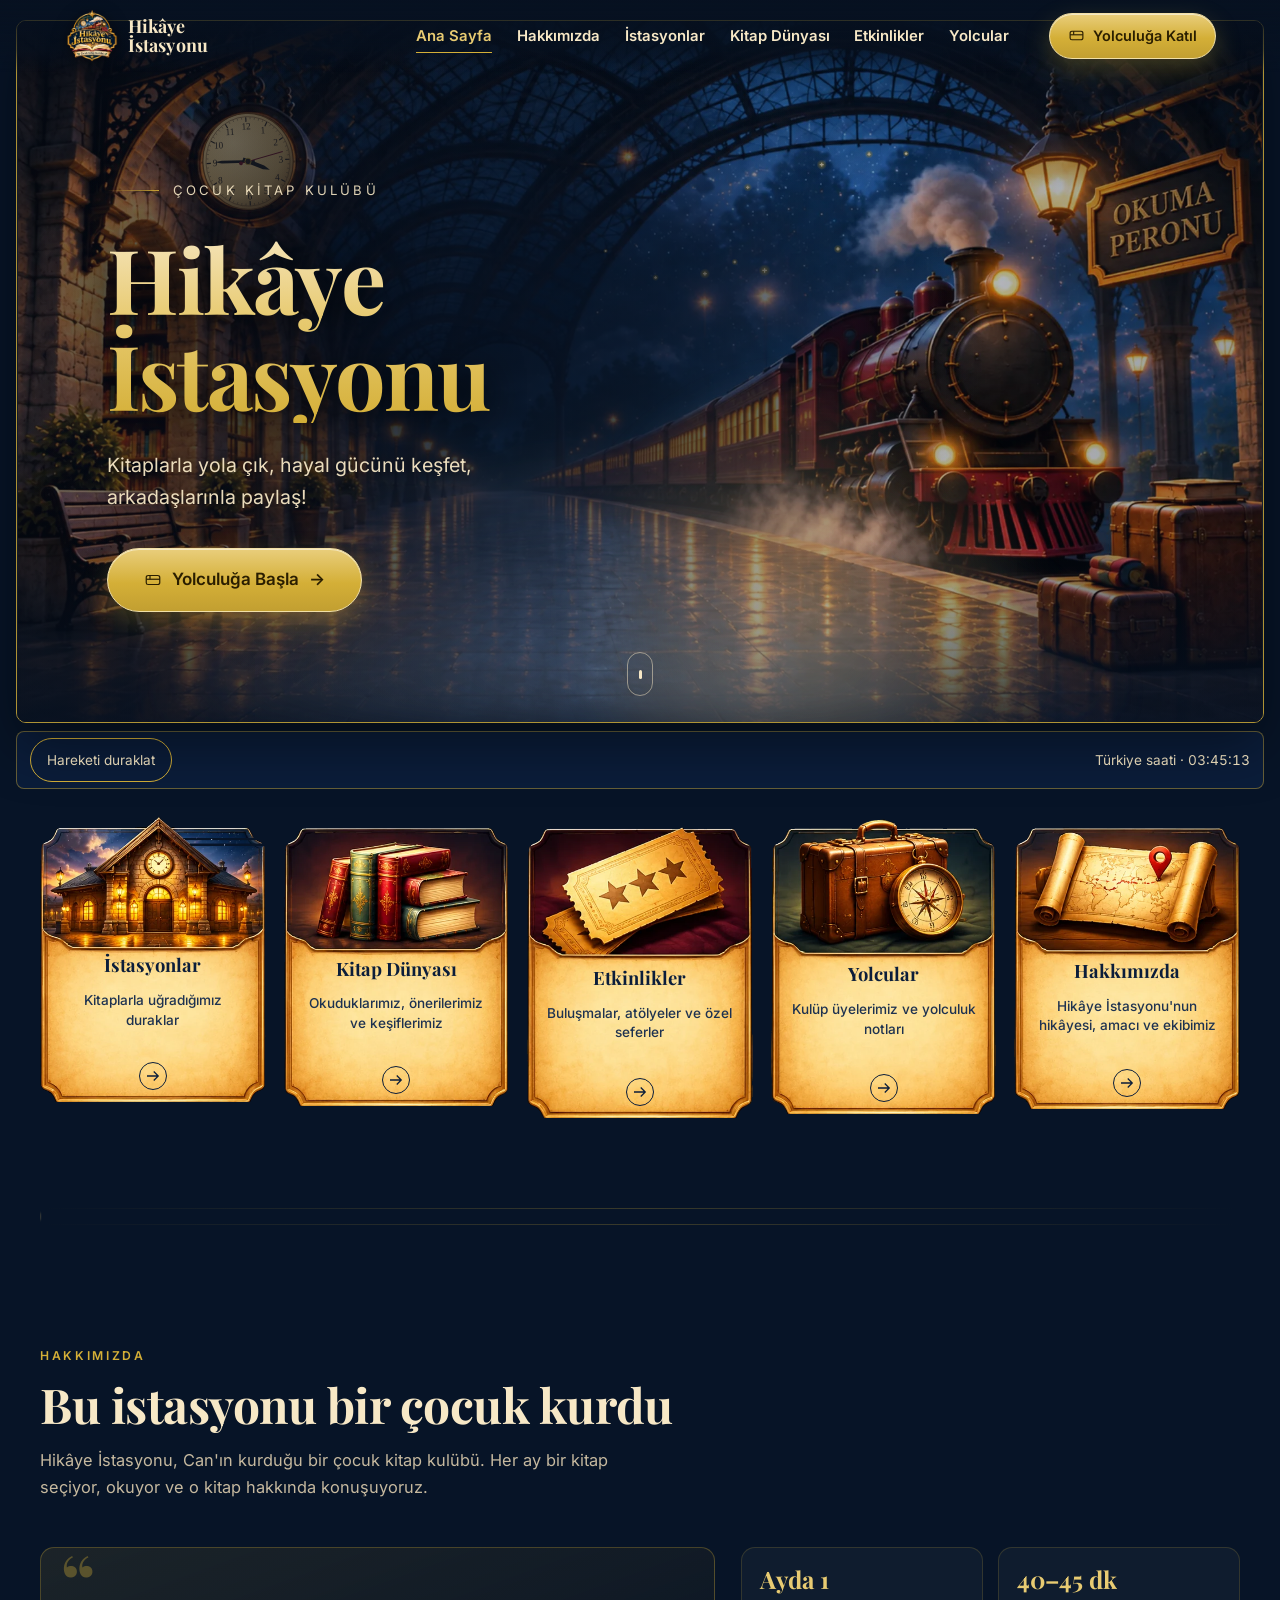
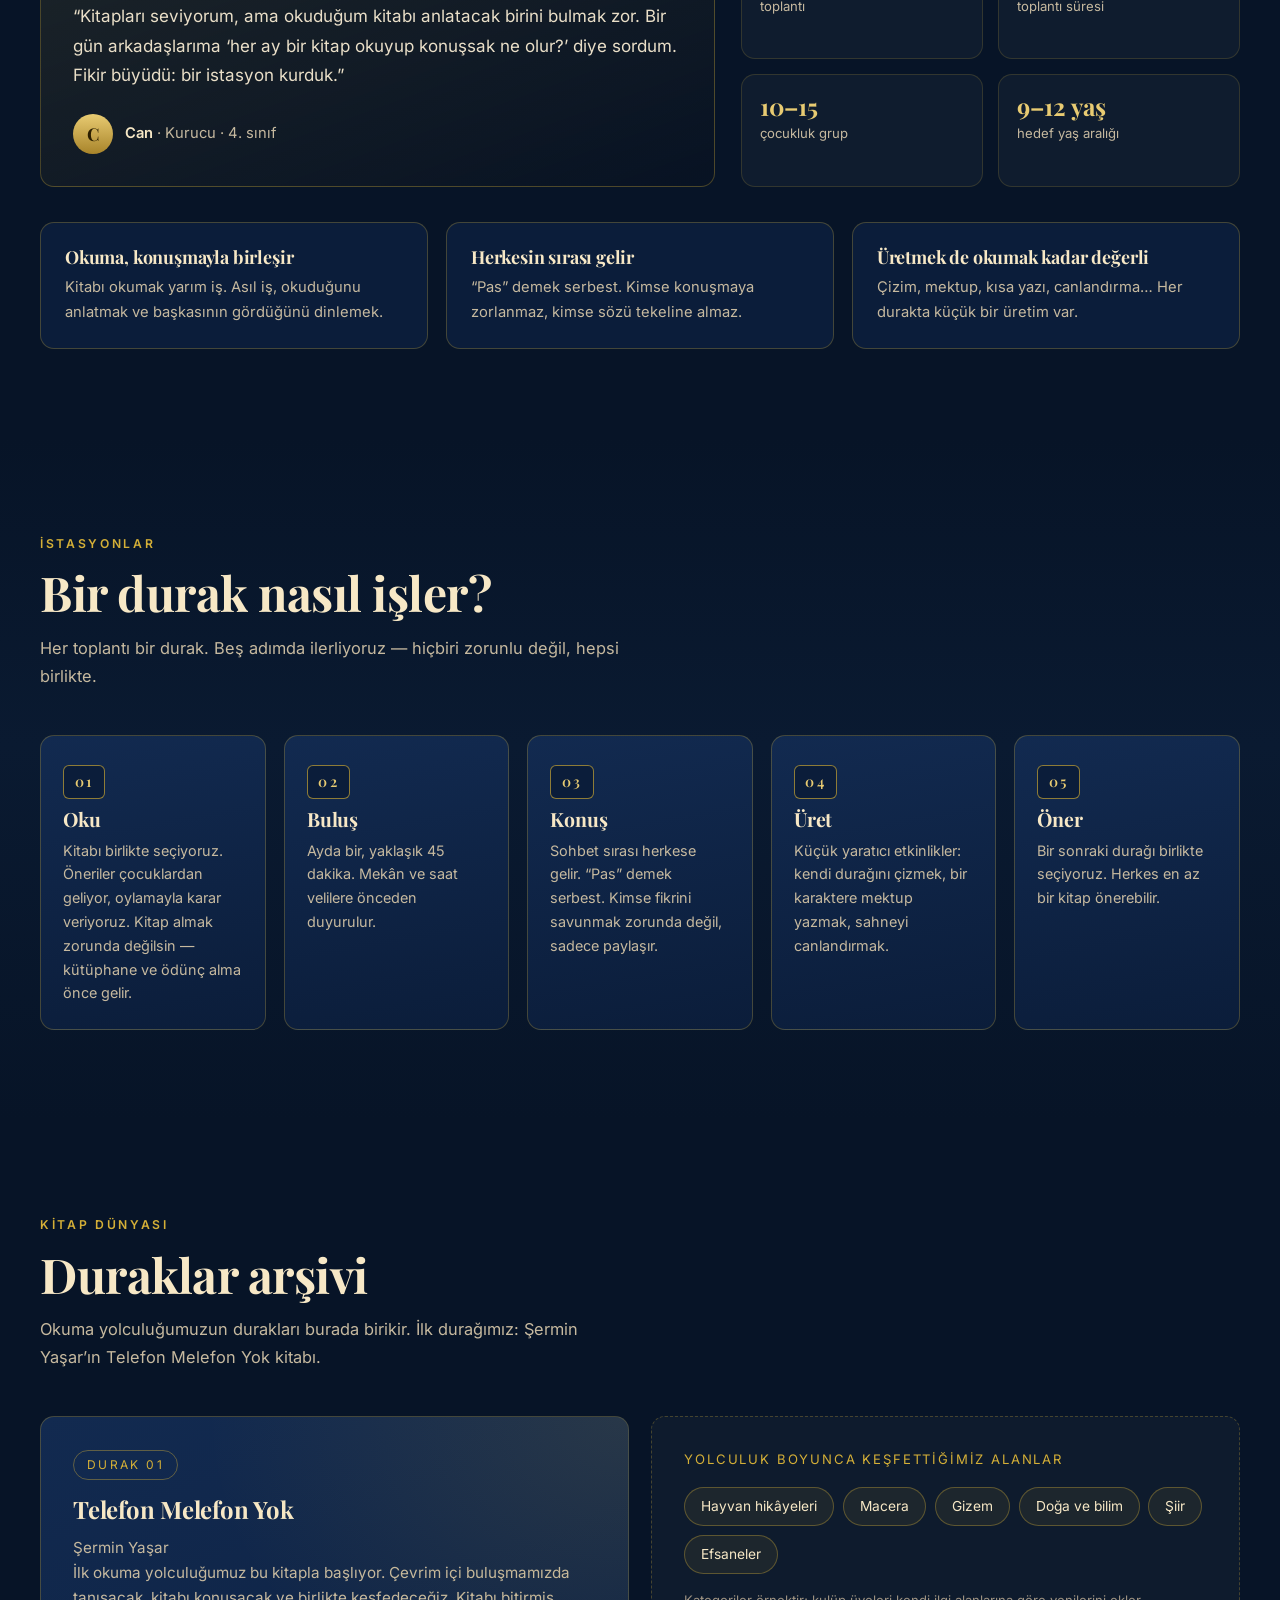
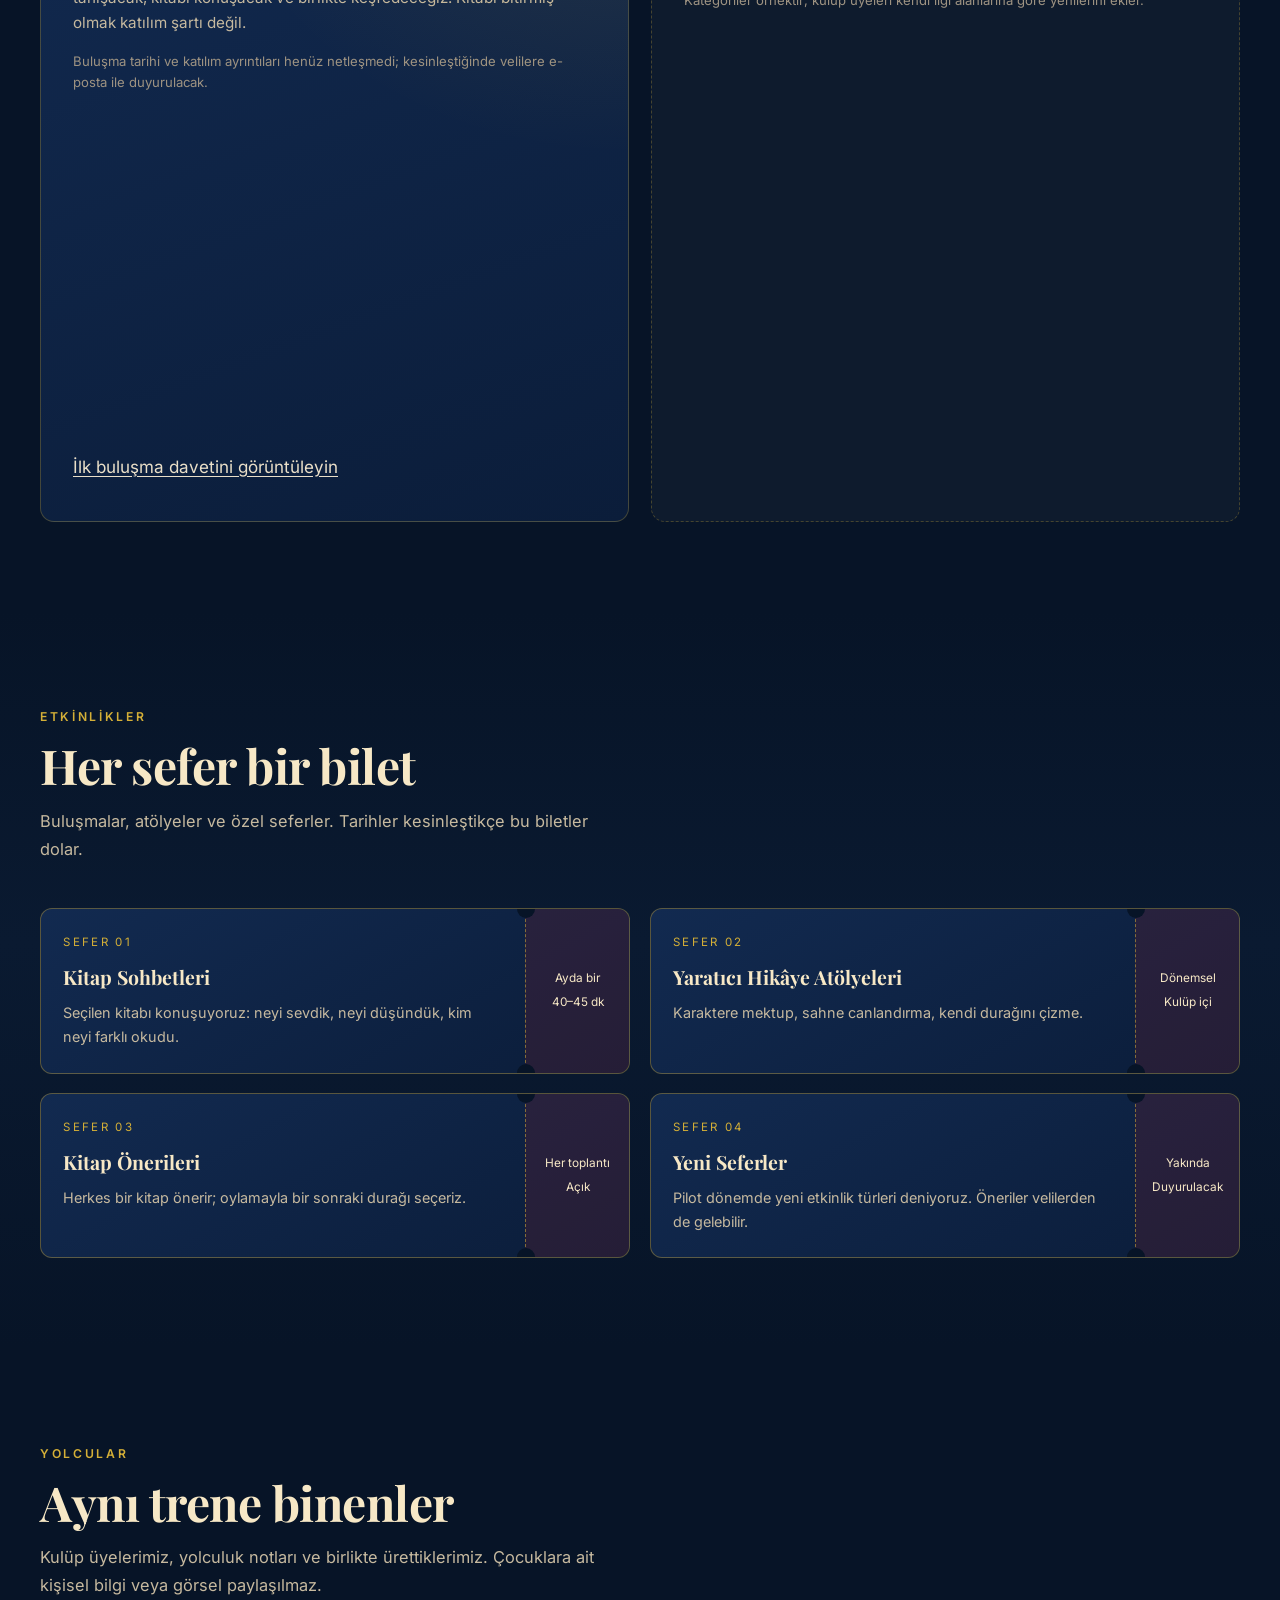
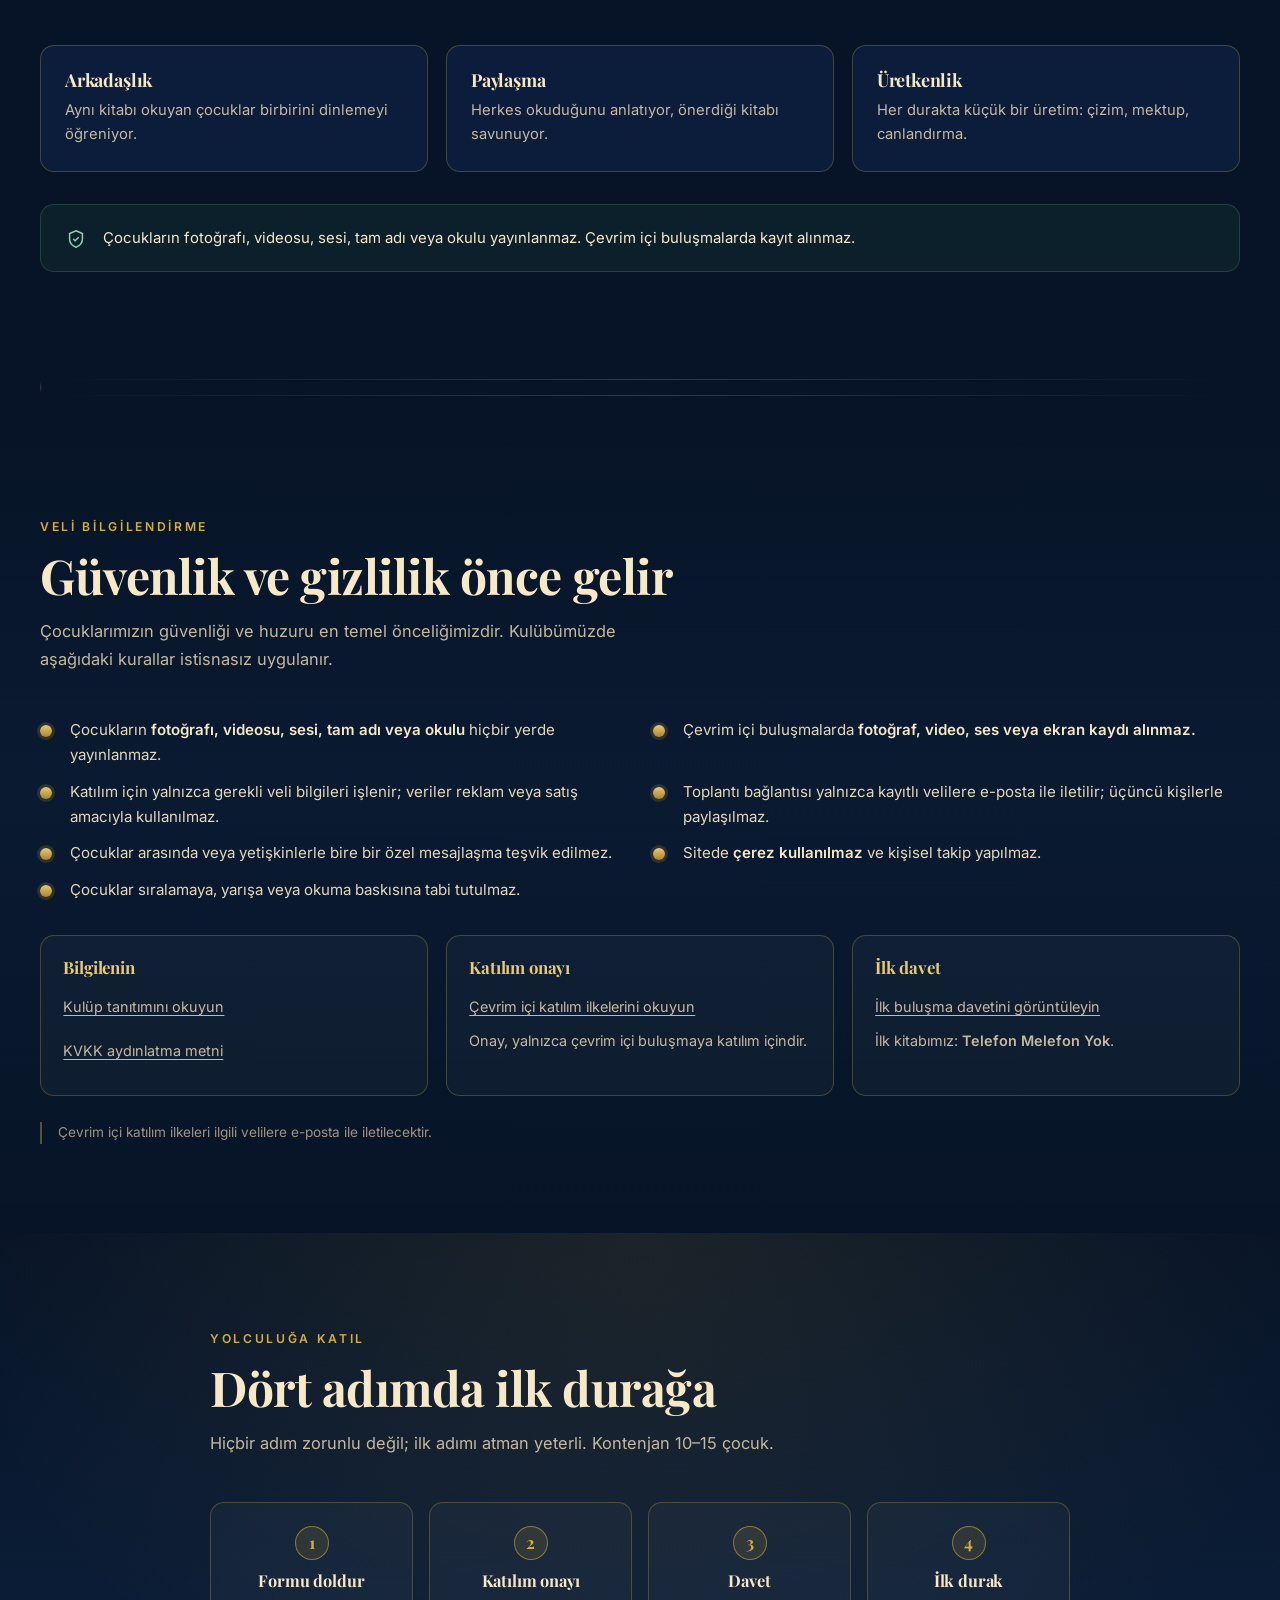
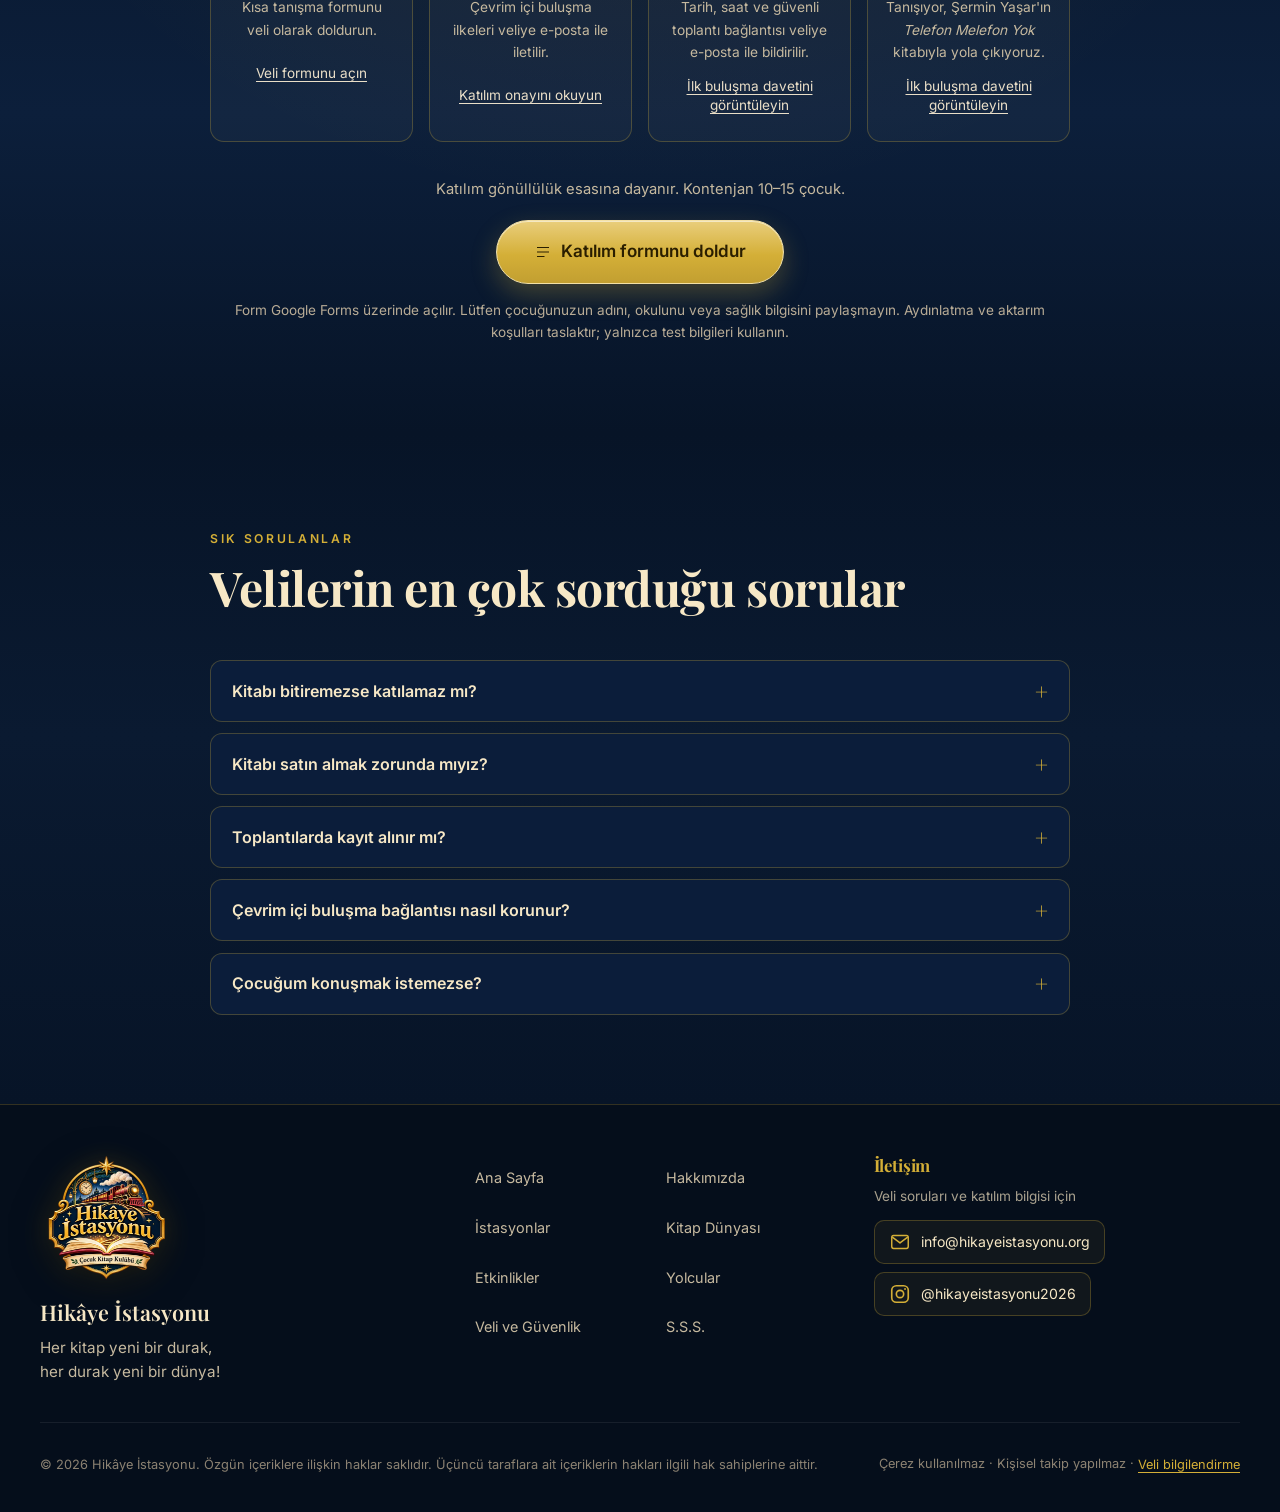
<file: index.html>
<!doctype html>
<html lang="tr">
<head>
<meta charset="utf-8">
<meta http-equiv="Content-Security-Policy" content="default-src 'none'; script-src 'self'; script-src-attr 'none'; style-src 'self' 'unsafe-inline'; style-src-elem 'self'; img-src 'self'; font-src 'self'; connect-src 'none'; object-src 'none'; base-uri 'none'; form-action 'none'; frame-src 'none'">
<meta name="referrer" content="no-referrer">
<meta name="viewport" content="width=device-width, initial-scale=1">
<title>Hikâye İstasyonu — Çocuk Kitap Kulübü</title>
<meta name="description" content="Hikâye İstasyonu, 9–12 yaş çocukların kitap okuyup konuştuğu, birbirine kitap önerdiği çocuk kitap kulübü. Her kitap yeni bir durak, her durak yeni bir dünya!">
<meta name="theme-color" content="#0B1D3A">
<meta property="og:title" content="Hikâye İstasyonu — Çocuk Kitap Kulübü">
<meta property="og:description" content="Her kitap yeni bir durak, her durak yeni bir dünya!">
<meta property="og:type" content="website">
<meta property="og:locale" content="tr_TR">
<meta property="og:image" content="https://hikayeistasyonu.org/assets/img/hikaye-istasyonu-hero-background.jpg">
<link rel="icon" href="favicon.ico" sizes="any">
<link rel="icon" type="image/png" sizes="32x32" href="favicon-32.png">
<link rel="apple-touch-icon" href="favicon-192.png">
<link rel="canonical" href="https://hikayeistasyonu.org/">
<meta name="robots" content="index,follow">
<link rel="preload" as="image" href="assets/img/hikaye-istasyonu-hero-background.webp" type="image/webp" media="(min-width: 721px)">
<link rel="stylesheet" href="assets/stil.css?v=20261118-iletisim2">
</head>
<body>

<a class="atla" href="#icerik">İçeriğe geç</a>

<!-- ============ ÜST BAR ============ -->
<header class="bar" id="bar">
  <div class="bar-ic">
    <a class="marka" href="#ust" aria-label="Hikâye İstasyonu — ana sayfa">
      <img src="assets/img/logo-amblem.webp" width="54" height="54" alt="" class="marka-logo">
      <span class="marka-yazi">Hikâye<br>İstasyonu</span>
    </a>

    <nav class="menu" aria-label="Ana menü">
      <a href="#ust" class="etkin">Ana Sayfa</a>
      <a href="#hakkimizda">Hakkımızda</a>
      <a href="#istasyonlar">İstasyonlar</a>
      <a href="#kitaplar">Kitap Dünyası</a>
      <a href="#etkinlikler">Etkinlikler</a>
      <a href="#yolcular">Yolcular</a>
    </nav>

    <a class="btn btn-altin btn-kucuk bar-cta" href="#katil">
      <svg viewBox="0 0 24 24" width="17" height="17" aria-hidden="true" fill="none" stroke="currentColor" stroke-width="1.6"><path d="M3 8.5A2.5 2.5 0 0 1 5.5 6h13A2.5 2.5 0 0 1 21 8.5v7a2.5 2.5 0 0 1-2.5 2.5h-13A2.5 2.5 0 0 1 3 15.5v-7Z"/><path d="M3 11h18"/><path d="M8 6v5"/></svg>
      Yolculuğa Katıl
    </a>

    <button class="menu-btn" type="button" aria-expanded="false" aria-controls="mobil-menu" aria-label="Menüyü aç">
      <span></span><span></span><span></span>
    </button>
  </div>

  <nav class="mobil-menu" id="mobil-menu" aria-label="Mobil menü" hidden>
    <a href="#ust">Ana Sayfa</a>
    <a href="#hakkimizda">Hakkımızda</a>
    <a href="#istasyonlar">İstasyonlar</a>
    <a href="#kitaplar">Kitap Dünyası</a>
    <a href="#etkinlikler">Etkinlikler</a>
    <a href="#yolcular">Yolcular</a>
    <a href="#veli">Veli ve Güvenlik</a>
    <a href="#sss">S.S.S.</a>
    <a class="btn btn-altin" href="#katil">Yolculuğa Katıl</a>
  </nav>
</header>

<main id="icerik">

<!-- ============ HERO ============ -->
<section class="hero" id="ust" aria-labelledby="hero-baslik">
  <div class="hero-sahne" aria-hidden="true">
    <picture>
      <source srcset="assets/img/hikaye-istasyonu-hero-background.webp" type="image/webp">
      <source srcset="assets/img/hikaye-istasyonu-hero-background.jpg">
      <img src="assets/img/hikaye-istasyonu-hero-background.jpg" width="1920" height="1081" alt="" class="hero-gorsel" fetchpriority="high">
    </picture>
    <svg class="scene-art" viewBox="0 0 1920 1081" preserveAspectRatio="xMidYMid slice" aria-hidden="true">
      <defs>
        <radialGradient id="star-light"><stop stop-color="#F7E8C6"/><stop offset=".25" stop-color="#D4AF37" stop-opacity=".65"/><stop offset="1" stop-color="#D4AF37" stop-opacity="0"/></radialGradient>
        <radialGradient id="dial-light" cx="35%" cy="30%" r="80%"><stop stop-color="#FFE0A1"/><stop offset=".7" stop-color="#DDB56C"/><stop offset="1" stop-color="#A16E30"/></radialGradient>
        <radialGradient id="steam-light" cx=".5" cy=".5" r=".5" fx=".62" fy=".63">
          <stop offset="0%" stop-color="#d9c1ab" stop-opacity=".92"/>
          <stop offset="45%" stop-color="#b2a6ae" stop-opacity=".72"/>
          <stop offset="80%" stop-color="#7a7a8e" stop-opacity=".34"/>
          <stop offset="100%" stop-color="#7a7a8e" stop-opacity="0"/>
        </radialGradient>
        <radialGradient id="steam-wheel" cx=".42" cy=".36" r=".64">
          <stop stop-color="#9e9aa6" stop-opacity=".48"/>
          <stop offset=".55" stop-color="#878391" stop-opacity=".28"/>
          <stop offset="1" stop-color="#6e6c7a" stop-opacity="0"/>
        </radialGradient>
        <clipPath id="chimney-lip"><path d="M-260 -160H75V-3L24 -3Q0 -9 -32 4H-260Z"/></clipPath>
        <g id="chimney-wisp">
          <ellipse cx="-10" cy="-5" rx="28" ry="20"/>
          <ellipse cx="9" cy="-1" rx="27" ry="22"/>
        </g>
        <g id="steam-wisp">
          <ellipse cx="-12" cy="-22" rx="25" ry="18"/>
          <ellipse cx="10" cy="-31" rx="22" ry="19"/>
          <ellipse cx="19" cy="-15" rx="18" ry="14"/>
          <ellipse cx="-3" cy="-10" rx="23" ry="13"/>
        </g>
      </defs>
      <g id="steam-sources"></g>
      <g id="stars"></g>
      <g transform="translate(356 217) rotate(-3) scale(.94 1)">
        <circle r="74" fill="url(#dial-light)" stroke="#80501D" stroke-width="2"/>
        <circle r="69" fill="none" stroke="#67431F" stroke-width=".8"/>
        <g id="clock-ticks" stroke="#382C22"></g>
        <g id="clock-numbers" fill="#382C22" font-family="Georgia,serif" font-size="15" text-anchor="middle" dominant-baseline="central"></g>
        <g class="clock-hand" id="hour-hand"><path d="M-3 9 L-3 -27 L0 -38 L3 -27 L3 9Z" fill="#2A2623"/></g>
        <g class="clock-hand" id="minute-hand"><path d="M-2 11 L-2 -43 L0 -55 L2 -43 L2 11Z" fill="#2A2623"/></g>
        <g class="clock-hand" id="second-hand"><path d="M0 15V-59" stroke="#7B1E2B" stroke-width="1.5"/><circle cy="12" r="3" fill="#7B1E2B"/></g>
        <circle r="5" fill="#382C22" stroke="#D4AF37" stroke-width="1.2"/>
      </g>
    </svg>
    <div class="hero-vinyet"></div>
    <div class="hero-sis sis-1"></div>
    <div class="hero-sis sis-2"></div>
    <div class="hero-far"></div>
  </div>

  <div class="hero-ic">
    <p class="hero-ust"><span class="cizgi" aria-hidden="true"></span>Çocuk Kitap Kulübü<span class="cizgi" aria-hidden="true"></span></p>
    <h1 class="hero-baslik" id="hero-baslik">Hikâye<br><span>İstasyonu</span></h1>
    <p class="hero-slogan">Kitaplarla yola çık, hayal gücünü keşfet, arkadaşlarınla paylaş!</p>
    <a class="btn btn-altin btn-buyuk hero-cta" href="#katil">
      <svg viewBox="0 0 24 24" width="18" height="18" aria-hidden="true" fill="none" stroke="currentColor" stroke-width="1.6"><path d="M3 8.5A2.5 2.5 0 0 1 5.5 6h13A2.5 2.5 0 0 1 21 8.5v7a2.5 2.5 0 0 1-2.5 2.5h-13A2.5 2.5 0 0 1 3 15.5v-7Z"/><path d="M3 11h18"/><path d="M8 6v5"/></svg>
      Yolculuğa Başla <span aria-hidden="true">→</span>
    </a>
  </div>

  <a class="kaydir" href="#kapilar" aria-label="Aşağı kaydır"><span></span></a>
</section>
<div class="motion-bar" aria-label="Hareket ve saat kontrolleri">
  <button type="button" id="motion-toggle">Hareketi duraklat</button>
  <p>Türkiye saati · <time id="clock-readout"></time></p>
</div>

<!-- ============ 5 KAPI ============ -->
<section class="kapilar" id="kapilar" aria-label="Sitedeki bölümler">
  <ul class="kapi-izgara">
    <li><a class="kapi" href="#istasyonlar">
      <img class="kapi-art" src="assets/img/kart-1.webp" width="417" height="537" alt="" loading="lazy" decoding="async">
      <span class="kapi-metin"><strong>İstasyonlar</strong><span>Kitaplarla uğradığımız duraklar</span></span>
      <span class="kapi-ok" aria-hidden="true"><svg viewBox="0 0 24 24" width="18" height="18" fill="none" stroke="currentColor" stroke-width="1.7"><path d="M4 12h15M13 6l6 6-6 6"/></svg></span>
    </a></li>
    <li><a class="kapi" href="#kitaplar">
      <img class="kapi-art" src="assets/img/kart-2.webp" width="411" height="537" alt="" loading="lazy" decoding="async">
      <span class="kapi-metin"><strong>Kitap Dünyası</strong><span>Okuduklarımız, önerilerimiz ve keşiflerimiz</span></span>
      <span class="kapi-ok" aria-hidden="true"><svg viewBox="0 0 24 24" width="18" height="18" fill="none" stroke="currentColor" stroke-width="1.7"><path d="M4 12h15M13 6l6 6-6 6"/></svg></span>
    </a></li>
    <li><a class="kapi" href="#etkinlikler">
      <img class="kapi-art" src="assets/img/kart-3.webp" width="395" height="537" alt="" loading="lazy" decoding="async">
      <span class="kapi-metin"><strong>Etkinlikler</strong><span>Buluşmalar, atölyeler ve özel seferler</span></span>
      <span class="kapi-ok" aria-hidden="true"><svg viewBox="0 0 24 24" width="18" height="18" fill="none" stroke="currentColor" stroke-width="1.7"><path d="M4 12h15M13 6l6 6-6 6"/></svg></span>
    </a></li>
    <li><a class="kapi" href="#yolcular">
      <img class="kapi-art" src="assets/img/kart-4.webp" width="401" height="537" alt="" loading="lazy" decoding="async">
      <span class="kapi-metin"><strong>Yolcular</strong><span>Kulüp üyelerimiz ve yolculuk notları</span></span>
      <span class="kapi-ok" aria-hidden="true"><svg viewBox="0 0 24 24" width="18" height="18" fill="none" stroke="currentColor" stroke-width="1.7"><path d="M4 12h15M13 6l6 6-6 6"/></svg></span>
    </a></li>
    <li><a class="kapi" href="#hakkimizda">
      <img class="kapi-art" src="assets/img/kart-5.webp" width="407" height="537" alt="" loading="lazy" decoding="async">
      <span class="kapi-metin"><strong>Hakkımızda</strong><span>Hikâye İstasyonu'nun hikâyesi, amacı ve ekibimiz</span></span>
      <span class="kapi-ok" aria-hidden="true"><svg viewBox="0 0 24 24" width="18" height="18" fill="none" stroke="currentColor" stroke-width="1.7"><path d="M4 12h15M13 6l6 6-6 6"/></svg></span>
    </a></li>
  </ul>
</section>

<div class="ray" aria-hidden="true"><span></span></div>

<!-- ============ HAKKIMIZDA ============ -->
<section class="bolum" id="hakkimizda" aria-labelledby="hak-baslik">
  <div class="kap">
    <header class="bolum-bas">
      <p class="etiket">Hakkımızda</p>
      <h2 id="hak-baslik">Bu istasyonu bir çocuk kurdu</h2>
      <p class="bolum-alt">Hikâye İstasyonu, Can'ın kurduğu bir çocuk kitap kulübü. Her ay bir kitap seçiyor, okuyor ve o kitap hakkında konuşuyoruz.</p>
    </header>

    <div class="iki-sutun">
      <blockquote class="soz">
        <p>“Kitapları seviyorum, ama okuduğum kitabı anlatacak birini bulmak zor. Bir gün arkadaşlarıma ‘her ay bir kitap okuyup konuşsak ne olur?’ diye sordum. Fikir büyüdü: bir istasyon kurduk.”</p>
        <footer><span class="avatar" aria-hidden="true">C</span> <span><strong>Can</strong> · Kurucu · 4. sınıf</span></footer>
      </blockquote>

      <div class="istatistik">
        <div class="ist"><b>Ayda 1</b><span>toplantı</span></div>
        <div class="ist"><b>40–45 dk</b><span>toplantı süresi</span></div>
        <div class="ist"><b>10–15</b><span>çocukluk grup</span></div>
        <div class="ist"><b>9–12 yaş</b><span>hedef yaş aralığı</span></div>
      </div>
    </div>

    <ul class="degerler">
      <li><h3>Okuma, konuşmayla birleşir</h3><p>Kitabı okumak yarım iş. Asıl iş, okuduğunu anlatmak ve başkasının gördüğünü dinlemek.</p></li>
      <li><h3>Herkesin sırası gelir</h3><p>“Pas” demek serbest. Kimse konuşmaya zorlanmaz, kimse sözü tekeline almaz.</p></li>
      <li><h3>Üretmek de okumak kadar değerli</h3><p>Çizim, mektup, kısa yazı, canlandırma… Her durakta küçük bir üretim var.</p></li>
    </ul>
  </div>
</section>

<!-- ============ İSTASYONLAR ============ -->
<section class="bolum bolum-koyu" id="istasyonlar" aria-labelledby="ist-baslik">
  <div class="kap">
    <header class="bolum-bas">
      <p class="etiket">İstasyonlar</p>
      <h2 id="ist-baslik">Bir durak nasıl işler?</h2>
      <p class="bolum-alt">Her toplantı bir durak. Beş adımda ilerliyoruz — hiçbiri zorunlu değil, hepsi birlikte.</p>
    </header>

    <ol class="duraklar">
      <li class="durak"><span class="durak-no">01</span><h3>Oku</h3><p>Kitabı birlikte seçiyoruz. Öneriler çocuklardan geliyor, oylamayla karar veriyoruz. Kitap almak zorunda değilsin — kütüphane ve ödünç alma önce gelir.</p></li>
      <li class="durak"><span class="durak-no">02</span><h3>Buluş</h3><p>Ayda bir, yaklaşık 45 dakika. Mekân ve saat velilere önceden duyurulur.</p></li>
      <li class="durak"><span class="durak-no">03</span><h3>Konuş</h3><p>Sohbet sırası herkese gelir. “Pas” demek serbest. Kimse fikrini savunmak zorunda değil, sadece paylaşır.</p></li>
      <li class="durak"><span class="durak-no">04</span><h3>Üret</h3><p>Küçük yaratıcı etkinlikler: kendi durağını çizmek, bir karaktere mektup yazmak, sahneyi canlandırmak.</p></li>
      <li class="durak"><span class="durak-no">05</span><h3>Öner</h3><p>Bir sonraki durağı birlikte seçiyoruz. Herkes en az bir kitap önerebilir.</p></li>
    </ol>
  </div>
</section>

<!-- ============ KİTAP DÜNYASI ============ -->
<section class="bolum" id="kitaplar" aria-labelledby="kit-baslik">
  <div class="kap">
    <header class="bolum-bas">
      <p class="etiket">Kitap Dünyası</p>
      <h2 id="kit-baslik">Duraklar arşivi</h2>
      <p class="bolum-alt">Okuma yolculuğumuzun durakları burada birikir. İlk durağımız: Şermin Yaşar’ın Telefon Melefon Yok kitabı.</p>
    </header>

    <div class="arsiv">
      <article class="arsiv-kart" aria-labelledby="durak-01-baslik">
        <span class="arsiv-no">Durak 01</span>
        <h3 id="durak-01-baslik">Telefon Melefon Yok</h3>
        <p>Şermin Yaşar</p>
        <p>İlk okuma yolculuğumuz bu kitapla başlıyor. Çevrim içi buluşmamızda tanışacak, kitabı konuşacak ve birlikte keşfedeceğiz. Kitabı bitirmiş olmak katılım şartı değil.</p>
        <p class="not">Buluşma tarihi ve katılım ayrıntıları henüz netleşmedi; kesinleştiğinde velilere e-posta ile duyurulacak.</p>
        <a class="arsiv-davetiye" href="assets/dokumanlar/ilk-bulusma-davetiyesi.html">
          <img src="assets/dokumanlar/ilk-durak-davetiye.webp" width="1080" height="1350" loading="lazy" decoding="async" alt="İlk durak davetiyesi — Telefon Melefon Yok. Davetiyeyi aç.">
        </a>
        <a class="belge-link" href="assets/dokumanlar/ilk-bulusma-davetiyesi.html">İlk buluşma davetini görüntüleyin</a>
      </article>

      <div class="kategoriler">
        <p class="etiket-kucuk">Yolculuk boyunca keşfettiğimiz alanlar</p>
        <ul class="etiketler">
          <li>Hayvan hikâyeleri</li>
          <li>Macera</li>
          <li>Gizem</li>
          <li>Doğa ve bilim</li>
          <li>Şiir</li>
          <li>Efsaneler</li>
        </ul>
        <p class="not">Kategoriler örnektir; kulüp üyeleri kendi ilgi alanlarına göre yenilerini ekler.</p>
      </div>
    </div>
  </div>
</section>

<!-- ============ ETKİNLİKLER ============ -->
<section class="bolum bolum-koyu" id="etkinlikler" aria-labelledby="etk-baslik">
  <div class="kap">
    <header class="bolum-bas">
      <p class="etiket">Etkinlikler</p>
      <h2 id="etk-baslik">Her sefer bir bilet</h2>
      <p class="bolum-alt">Buluşmalar, atölyeler ve özel seferler. Tarihler kesinleştikçe bu biletler dolar.</p>
    </header>

    <ul class="biletler">
      <li class="bilet">
        <div class="bilet-sol"><span class="bilet-ust">Sefer 01</span><strong>Kitap Sohbetleri</strong><p>Seçilen kitabı konuşuyoruz: neyi sevdik, neyi düşündük, kim neyi farklı okudu.</p></div>
        <div class="bilet-sag"><span>Ayda bir</span><span>40–45 dk</span></div>
      </li>
      <li class="bilet">
        <div class="bilet-sol"><span class="bilet-ust">Sefer 02</span><strong>Yaratıcı Hikâye Atölyeleri</strong><p>Karaktere mektup, sahne canlandırma, kendi durağını çizme.</p></div>
        <div class="bilet-sag"><span>Dönemsel</span><span>Kulüp içi</span></div>
      </li>
      <li class="bilet">
        <div class="bilet-sol"><span class="bilet-ust">Sefer 03</span><strong>Kitap Önerileri</strong><p>Herkes bir kitap önerir; oylamayla bir sonraki durağı seçeriz.</p></div>
        <div class="bilet-sag"><span>Her toplantı</span><span>Açık</span></div>
      </li>
      <li class="bilet">
        <div class="bilet-sol"><span class="bilet-ust">Sefer 04</span><strong>Yeni Seferler</strong><p>Pilot dönemde yeni etkinlik türleri deniyoruz. Öneriler velilerden de gelebilir.</p></div>
        <div class="bilet-sag"><span>Yakında</span><span>Duyurulacak</span></div>
      </li>
    </ul>
  </div>
</section>

<!-- ============ YOLCULAR ============ -->
<section class="bolum" id="yolcular" aria-labelledby="yol-baslik">
  <div class="kap">
    <header class="bolum-bas">
      <p class="etiket">Yolcular</p>
      <h2 id="yol-baslik">Aynı trene binenler</h2>
      <p class="bolum-alt">Kulüp üyelerimiz, yolculuk notları ve birlikte ürettiklerimiz. Çocuklara ait kişisel bilgi veya görsel paylaşılmaz.</p>
    </header>

    <ul class="degerler degerler-3">
      <li><h3>Arkadaşlık</h3><p>Aynı kitabı okuyan çocuklar birbirini dinlemeyi öğreniyor.</p></li>
      <li><h3>Paylaşma</h3><p>Herkes okuduğunu anlatıyor, önerdiği kitabı savunuyor.</p></li>
      <li><h3>Üretkenlik</h3><p>Her durakta küçük bir üretim: çizim, mektup, canlandırma.</p></li>
    </ul>

    <div class="gizlilik-notu">
      <svg viewBox="0 0 24 24" width="22" height="22" aria-hidden="true" fill="none" stroke="currentColor" stroke-width="1.6"><path d="M12 3l7 3v6c0 4.2-2.8 7.4-7 9-4.2-1.6-7-4.8-7-9V6l7-3Z"/><path d="M9 12l2 2 4-4"/></svg>
      <p>Çocukların fotoğrafı, videosu, sesi, tam adı veya okulu yayınlanmaz. Çevrim içi buluşmalarda kayıt alınmaz.</p>
    </div>
  </div>
</section>

<div class="ray" aria-hidden="true"><span></span></div>

<!-- ============ VELİ VE GÜVENLİK ============ -->
<section class="bolum bolum-koyu" id="veli" aria-labelledby="veli-baslik">
  <div class="kap">
    <header class="bolum-bas">
      <p class="etiket">Veli Bilgilendirme</p>
      <h2 id="veli-baslik">Güvenlik ve gizlilik önce gelir</h2>
      <p class="bolum-alt">Çocuklarımızın güvenliği ve huzuru en temel önceliğimizdir. Kulübümüzde aşağıdaki kurallar istisnasız uygulanır.</p>
    </header>

    <ul class="taahhutler">
      <li>Çocukların <b>fotoğrafı, videosu, sesi, tam adı veya okulu</b> hiçbir yerde yayınlanmaz.</li>
      <li>Çevrim içi buluşmalarda <b>fotoğraf, video, ses veya ekran kaydı alınmaz.</b></li>
      <li>Katılım için yalnızca gerekli veli bilgileri işlenir; veriler reklam veya satış amacıyla kullanılmaz.</li>
      <li>Toplantı bağlantısı yalnızca kayıtlı velilere e-posta ile iletilir; üçüncü kişilerle paylaşılmaz.</li>
      <li>Çocuklar arasında veya yetişkinlerle bire bir özel mesajlaşma teşvik edilmez.</li>
      <li>Sitede <b>çerez kullanılmaz</b> ve kişisel takip yapılmaz.</li>
      <li>Çocuklar sıralamaya, yarışa veya okuma baskısına tabi tutulmaz.</li>
    </ul>

    <div class="uclu">
      <div><h3>Bilgilenin</h3><p><a class="belge-link" href="assets/dokumanlar/kulup-tanitimi.html">Kulüp tanıtımını okuyun</a></p><p><a class="belge-link" href="assets/dokumanlar/kvkk-aydinlatma.html">KVKK aydınlatma metni</a></p></div>
      <div><h3>Katılım onayı</h3><p><a class="belge-link" href="assets/dokumanlar/cevrim-ici-katilim-onayi.html">Çevrim içi katılım ilkelerini okuyun</a></p><p>Onay, yalnızca çevrim içi buluşmaya katılım içindir.</p></div>
      <div><h3>İlk davet</h3><p><a class="belge-link" href="assets/dokumanlar/ilk-bulusma-davetiyesi.html">İlk buluşma davetini görüntüleyin</a></p><p>İlk kitabımız: <b>Telefon Melefon Yok</b>.</p></div>
    </div>

    <p class="kucuk-not">Çevrim içi katılım ilkeleri ilgili velilere e-posta ile iletilecektir.</p>
  </div>
</section>

<!-- ============ KATIL ============ -->
<section class="bolum katil" id="katil" aria-labelledby="kat-baslik">
  <div class="kap kap-dar">
    <header class="bolum-bas">
      <p class="etiket">Yolculuğa Katıl</p>
      <h2 id="kat-baslik">Dört adımda ilk durağa</h2>
      <p class="bolum-alt">Hiçbir adım zorunlu değil; ilk adımı atman yeterli. Kontenjan 10–15 çocuk.</p>
    </header>

    <ol class="adimlar">
      <li><b>1</b><h3>Formu doldur</h3><p>Kısa tanışma formunu veli olarak doldurun.</p><a class="belge-link" href="https://docs.google.com/forms/d/e/1FAIpQLSfAmkXsLD7MhFZ3M0-lUMvuuOJiMax65MEpGmqIP2uRFXSxNQ/viewform" aria-describedby="form-durum">Veli formunu açın</a></li>
      <li><b>2</b><h3>Katılım onayı</h3><p>Çevrim içi buluşma ilkeleri veliye e-posta ile iletilir.</p><a class="belge-link" href="assets/dokumanlar/cevrim-ici-katilim-onayi.html">Katılım onayını okuyun</a></li>
      <li><b>3</b><h3>Davet</h3><p>Tarih, saat ve güvenli toplantı bağlantısı veliye e-posta ile bildirilir.</p><a class="belge-link" href="assets/dokumanlar/ilk-bulusma-davetiyesi.html">İlk buluşma davetini görüntüleyin</a></li>
      <li><b>4</b><h3>İlk durak</h3><p>Tanışıyor, Şermin Yaşar'ın <i>Telefon Melefon Yok</i> kitabıyla yola çıkıyoruz.</p><a class="belge-link" href="assets/dokumanlar/ilk-bulusma-davetiyesi.html">İlk buluşma davetini görüntüleyin</a></li>
    </ol>

    <div class="cta-kutu">
      <p class="cta-not">Katılım gönüllülük esasına dayanır. Kontenjan 10–15 çocuk.</p>
      <a class="btn btn-altin btn-buyuk" href="https://docs.google.com/forms/d/e/1FAIpQLSfAmkXsLD7MhFZ3M0-lUMvuuOJiMax65MEpGmqIP2uRFXSxNQ/viewform" aria-describedby="form-durum">
        <svg viewBox="0 0 24 24" width="18" height="18" aria-hidden="true" fill="none" stroke="currentColor" stroke-width="1.6"><path d="M4 6h16M4 12h16M4 18h10"/></svg>Katılım formunu doldur</a>
      <p class="kucuk-not" id="form-durum">Form Google Forms üzerinde açılır. Lütfen çocuğunuzun adını, okulunu veya sağlık bilgisini paylaşmayın. Aydınlatma ve aktarım koşulları taslaktır; yalnızca test bilgileri kullanın.</p>
    </div>
  </div>
</section>

<!-- ============ S.S.S. ============ -->
<section class="bolum bolum-koyu" id="sss" aria-labelledby="sss-baslik">
  <div class="kap kap-dar">
    <header class="bolum-bas">
      <p class="etiket">Sık Sorulanlar</p>
      <h2 id="sss-baslik">Velilerin en çok sorduğu sorular</h2>
    </header>

    <div class="sss">
      <details><summary>Kitabı bitiremezse katılamaz mı?</summary><p>Hayır. Katılım için kitabı bitirmiş olmak gerekmiyor. Okuyamayan çocuk da sohbete katılır; bu kural her toplantının açılışında açıkça söylenir.</p></details>
      <details><summary>Kitabı satın almak zorunda mıyız?</summary><p>Hayır. Kütüphane ve ödünç alma önceliklidir. Satın alma zorunluluğu hiçbir koşulda yaratılmaz.</p></details>
      <details><summary>Toplantılarda kayıt alınır mı?</summary><p>Hayır. Fotoğraf, video, ses veya ekran kaydı alınmaz; çocuklara ait içerikler yayımlanmaz.</p></details>
      <details><summary>Çevrim içi buluşma bağlantısı nasıl korunur?</summary><p>Bağlantı yalnızca kayıtlı velilere e-posta ile iletilir ve üçüncü kişilerle paylaşılmaz.</p></details>
      <details><summary>Çocuğum konuşmak istemezse?</summary><p>“Pas” deme hakkı vardır. Sıra herkese gelir ama kimse zorlanmaz. Amaç performans değil, güvenli bir sohbet ortamı.</p></details>
    </div>
  </div>
</section>

</main>

<!-- ============ FOOTER ============ -->
<footer class="alt" aria-labelledby="alt-baslik">
  <div class="kap">
    <div class="alt-ust">
      <div class="alt-marka">
        <img src="assets/img/logo-amblem.webp" width="132" height="132" alt="" loading="lazy">
        <p class="alt-ad">Hikâye İstasyonu</p>
        <p class="alt-slogan">Her kitap yeni bir durak,<br>her durak yeni bir dünya!</p>
      </div>

      <nav class="alt-menu" aria-label="Alt menü">
        <a href="#ust">Ana Sayfa</a>
        <a href="#hakkimizda">Hakkımızda</a>
        <a href="#istasyonlar">İstasyonlar</a>
        <a href="#kitaplar">Kitap Dünyası</a>
        <a href="#etkinlikler">Etkinlikler</a>
        <a href="#yolcular">Yolcular</a>
        <a href="#veli">Veli ve Güvenlik</a>
        <a href="#sss">S.S.S.</a>
      </nav>

      <div class="alt-iletisim">
        <h2 id="alt-baslik">İletişim</h2>
        <p class="iletisim-aciklama">Veli soruları ve katılım bilgisi için</p>
        <a class="iletisim-posta" href="mailto:info@hikayeistasyonu.org">
          <svg viewBox="0 0 24 24" width="22" height="22" aria-hidden="true" fill="none" stroke="currentColor" stroke-width="1.6" stroke-linecap="round" stroke-linejoin="round"><rect x="3" y="5" width="18" height="14" rx="2"/><path d="m4 7 8 6 8-6"/></svg>
          <span>info@hikayeistasyonu.org</span>
        </a>
        <a class="iletisim-instagram" href="https://www.instagram.com/hikayeistasyonu2026/" target="_blank" rel="noopener noreferrer" aria-label="Instagram: Hikâye İstasyonu (yeni sekmede açılır)">
          <svg viewBox="0 0 24 24" width="22" height="22" aria-hidden="true" fill="none" stroke="currentColor" stroke-width="1.8"><rect x="3" y="3" width="18" height="18" rx="5"/><circle cx="12" cy="12" r="4"/><circle cx="17.5" cy="6.5" r="1" fill="currentColor" stroke="none"/></svg>
          <span>@hikayeistasyonu2026</span>
        </a>
      </div>
    </div>

    <div class="alt-alt">
      <p>© 2026 Hikâye İstasyonu. Özgün içeriklere ilişkin haklar saklıdır. Üçüncü taraflara ait içeriklerin hakları ilgili hak sahiplerine aittir.</p>
      <p>Çerez kullanılmaz · Kişisel takip yapılmaz · <a href="#veli">Veli bilgilendirme</a></p>
    </div>
  </div>
</footer>

<script src="assets/uygulama.js" defer></script>
</body>
</html>
</file>
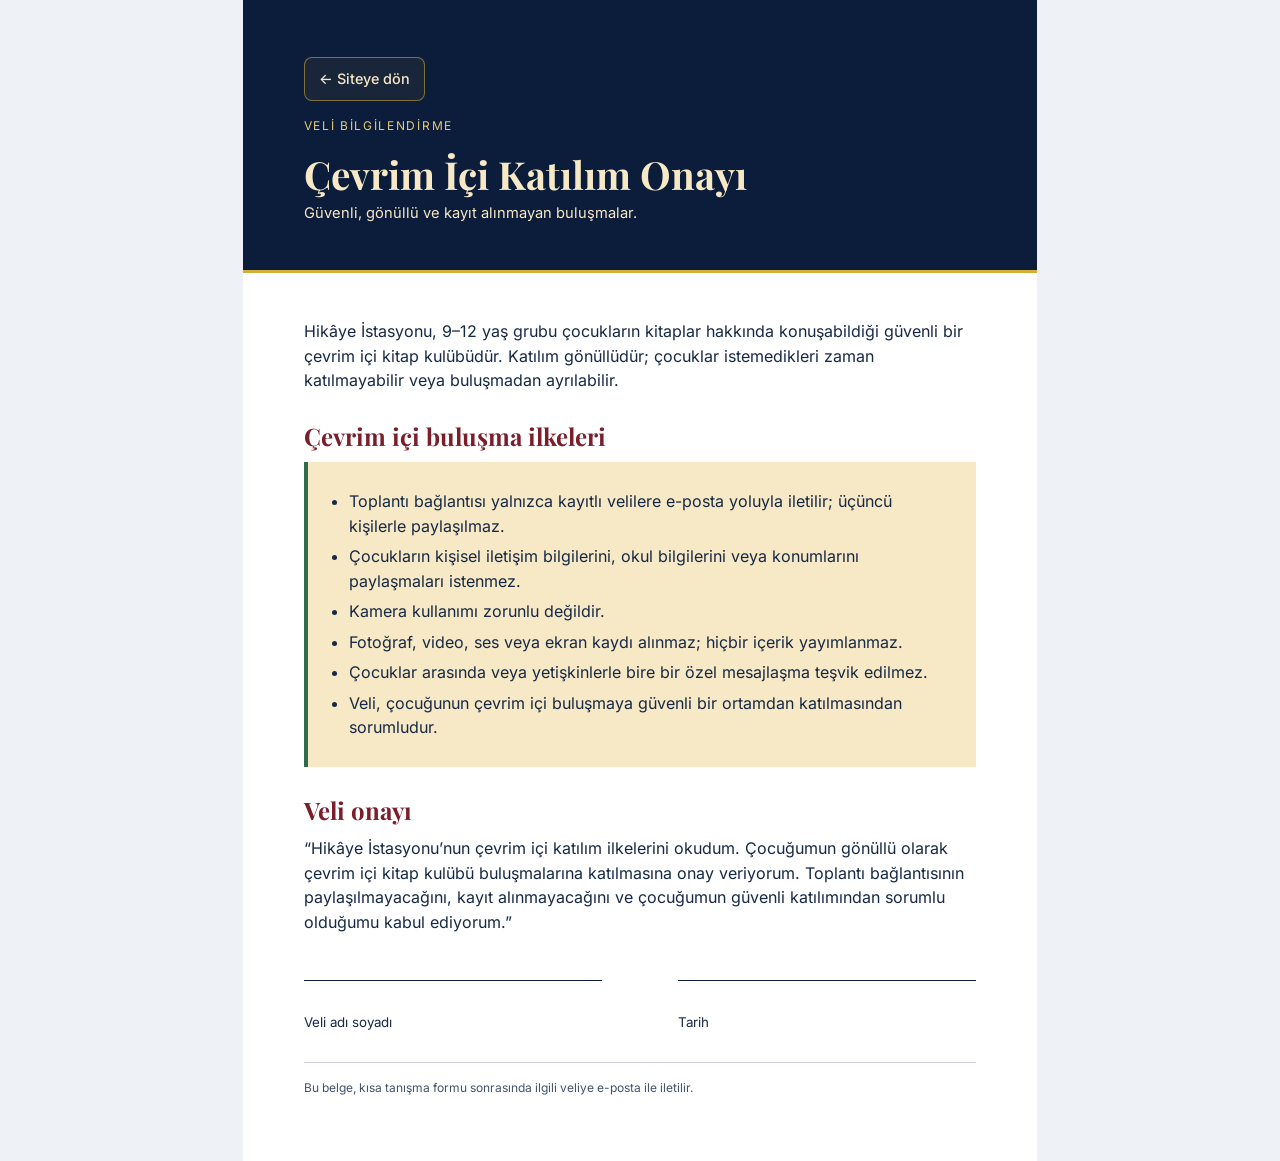
<file: assets/dokumanlar/cevrim-ici-katilim-onayi.html>
<!doctype html><html lang="tr"><head><meta charset="utf-8"><meta http-equiv="Content-Security-Policy" content="default-src 'none'; style-src 'self'; style-src-elem 'self'; img-src 'self'; font-src 'self'; base-uri 'none'; form-action 'none'; frame-src 'none'"><meta name="referrer" content="no-referrer"><meta name="viewport" content="width=device-width,initial-scale=1"><title>Hikâye İstasyonu — Çevrim İçi Katılım Onayı</title><link rel="stylesheet" href="dokuman-stil.css?v=20261118-donus"></head><body><main class="sayfa"><header class="ust"><a class="siteye-don" href="../../index.html#veli">← Siteye dön</a><div class="ust-kucuk">Veli bilgilendirme</div><h1>Çevrim İçi Katılım Onayı</h1><p>Güvenli, gönüllü ve kayıt alınmayan buluşmalar.</p></header><p>Hikâye İstasyonu, 9–12 yaş grubu çocukların kitaplar hakkında konuşabildiği güvenli bir çevrim içi kitap kulübüdür. Katılım gönüllüdür; çocuklar istemedikleri zaman katılmayabilir veya buluşmadan ayrılabilir.</p><h2>Çevrim içi buluşma ilkeleri</h2><section class="vurgulu"><ul><li>Toplantı bağlantısı yalnızca kayıtlı velilere e-posta yoluyla iletilir; üçüncü kişilerle paylaşılmaz.</li><li>Çocukların kişisel iletişim bilgilerini, okul bilgilerini veya konumlarını paylaşmaları istenmez.</li><li>Kamera kullanımı zorunlu değildir.</li><li>Fotoğraf, video, ses veya ekran kaydı alınmaz; hiçbir içerik yayımlanmaz.</li><li>Çocuklar arasında veya yetişkinlerle bire bir özel mesajlaşma teşvik edilmez.</li><li>Veli, çocuğunun çevrim içi buluşmaya güvenli bir ortamdan katılmasından sorumludur.</li></ul></section><h2>Veli onayı</h2><p>“Hikâye İstasyonu’nun çevrim içi katılım ilkelerini okudum. Çocuğumun gönüllü olarak çevrim içi kitap kulübü buluşmalarına katılmasına onay veriyorum. Toplantı bağlantısının paylaşılmayacağını, kayıt alınmayacağını ve çocuğumun güvenli katılımından sorumlu olduğumu kabul ediyorum.”</p><div class="imza"><div>Veli adı soyadı</div><div>Tarih</div></div><p class="dip">Bu belge, kısa tanışma formu sonrasında ilgili veliye e-posta ile iletilir.</p></main></body></html>
</file>
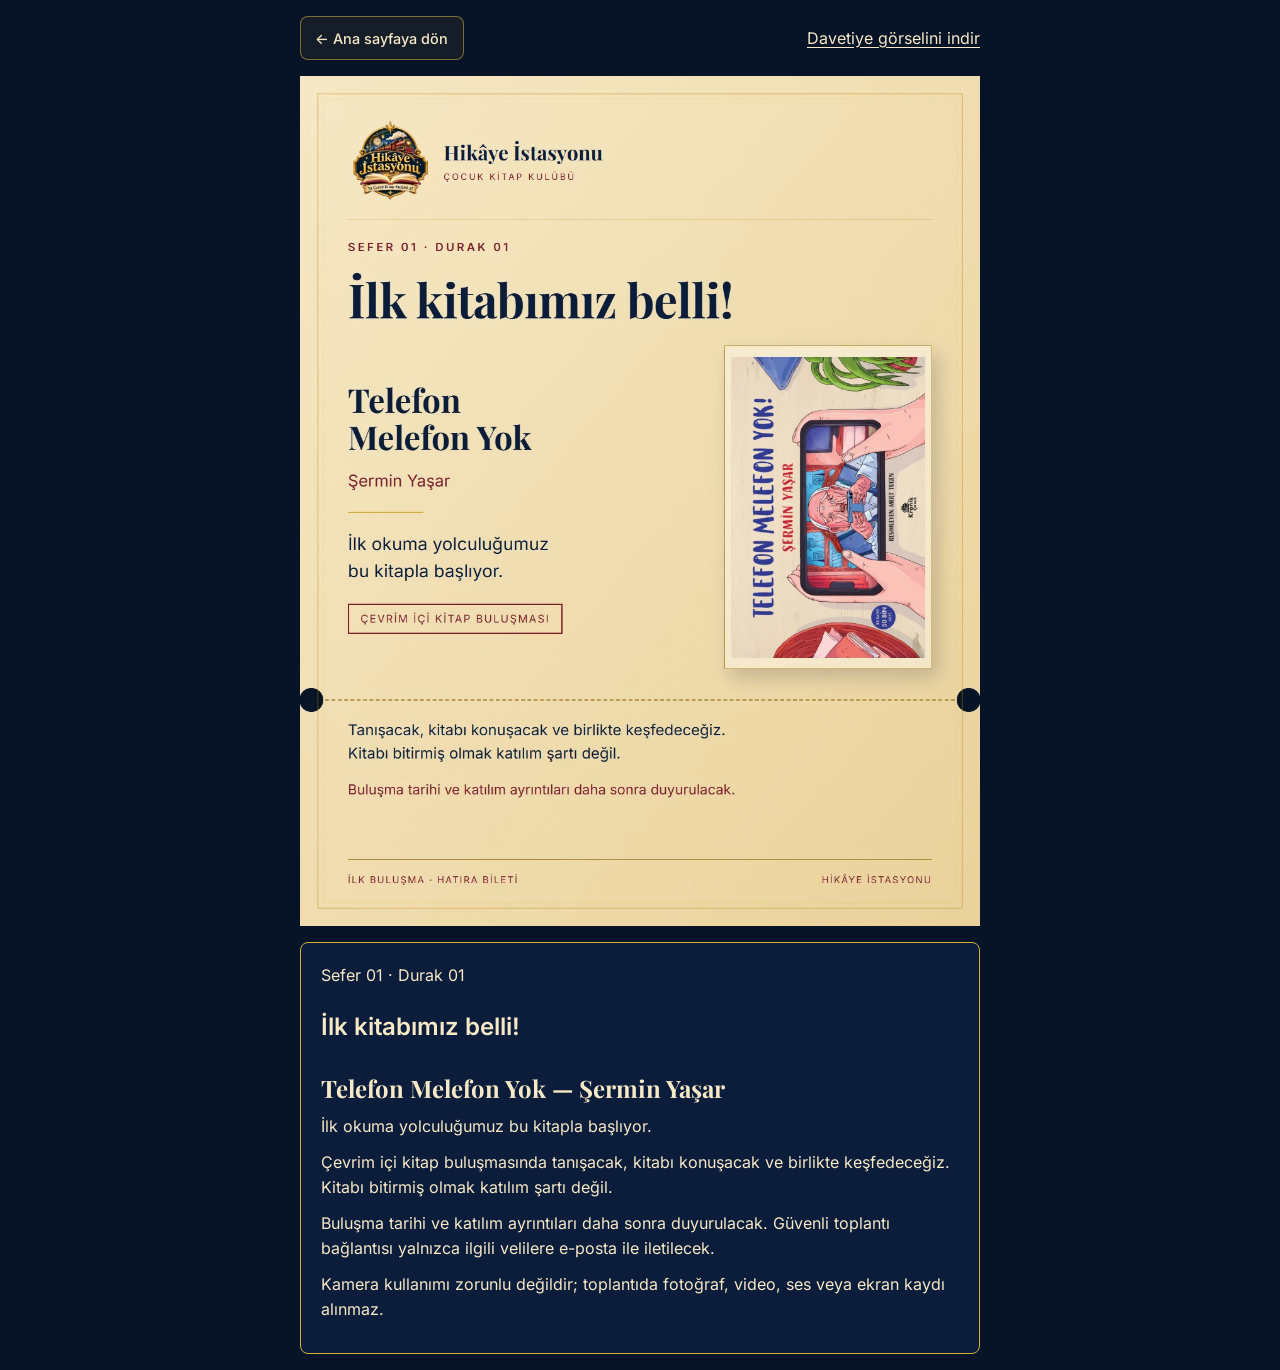
<file: assets/dokumanlar/ilk-bulusma-davetiyesi.html>
<!doctype html>
<html lang="tr">
<head>
<meta charset="utf-8">
<meta http-equiv="Content-Security-Policy" content="default-src 'none'; style-src 'self'; img-src 'self'; font-src 'self'; base-uri 'none'; form-action 'none'; frame-src 'none'">
<meta name="referrer" content="no-referrer">
<meta name="viewport" content="width=device-width,initial-scale=1">
<title>Hikâye İstasyonu — İlk Durak Davetiyesi</title>
<link rel="stylesheet" href="dokuman-stil.css?v=20261118-donus">
</head>
<body class="davet-sayfasi">
<main class="davet-bilet">
  <nav aria-label="Davetiye bağlantıları">
    <a class="siteye-don" href="../../index.html#ust">← Ana sayfaya dön</a>
    <a href="ilk-durak-davetiye.webp" download>Davetiye görselini indir</a>
  </nav>
  <img class="davet-gorsel" src="ilk-durak-davetiye.webp" width="1080" height="1350" alt="Hikâye İstasyonu'nun altın çerçeveli, parşömen tren bileti biçimindeki ilk durak davetiyesi. Telefon Melefon Yok kitap kapağı sağda yer alıyor.">
  <section class="davet-aciklama">
    <p>Sefer 01 · Durak 01</p>
    <h1>İlk kitabımız belli!</h1>
    <h2>Telefon Melefon Yok — Şermin Yaşar</h2>
    <p>İlk okuma yolculuğumuz bu kitapla başlıyor.</p>
    <p>Çevrim içi kitap buluşmasında tanışacak, kitabı konuşacak ve birlikte keşfedeceğiz. Kitabı bitirmiş olmak katılım şartı değil.</p>
    <p>Buluşma tarihi ve katılım ayrıntıları daha sonra duyurulacak. Güvenli toplantı bağlantısı yalnızca ilgili velilere e-posta ile iletilecek.</p>
    <p>Kamera kullanımı zorunlu değildir; toplantıda fotoğraf, video, ses veya ekran kaydı alınmaz.</p>
  </section>
</main>
</body>
</html>
</file>
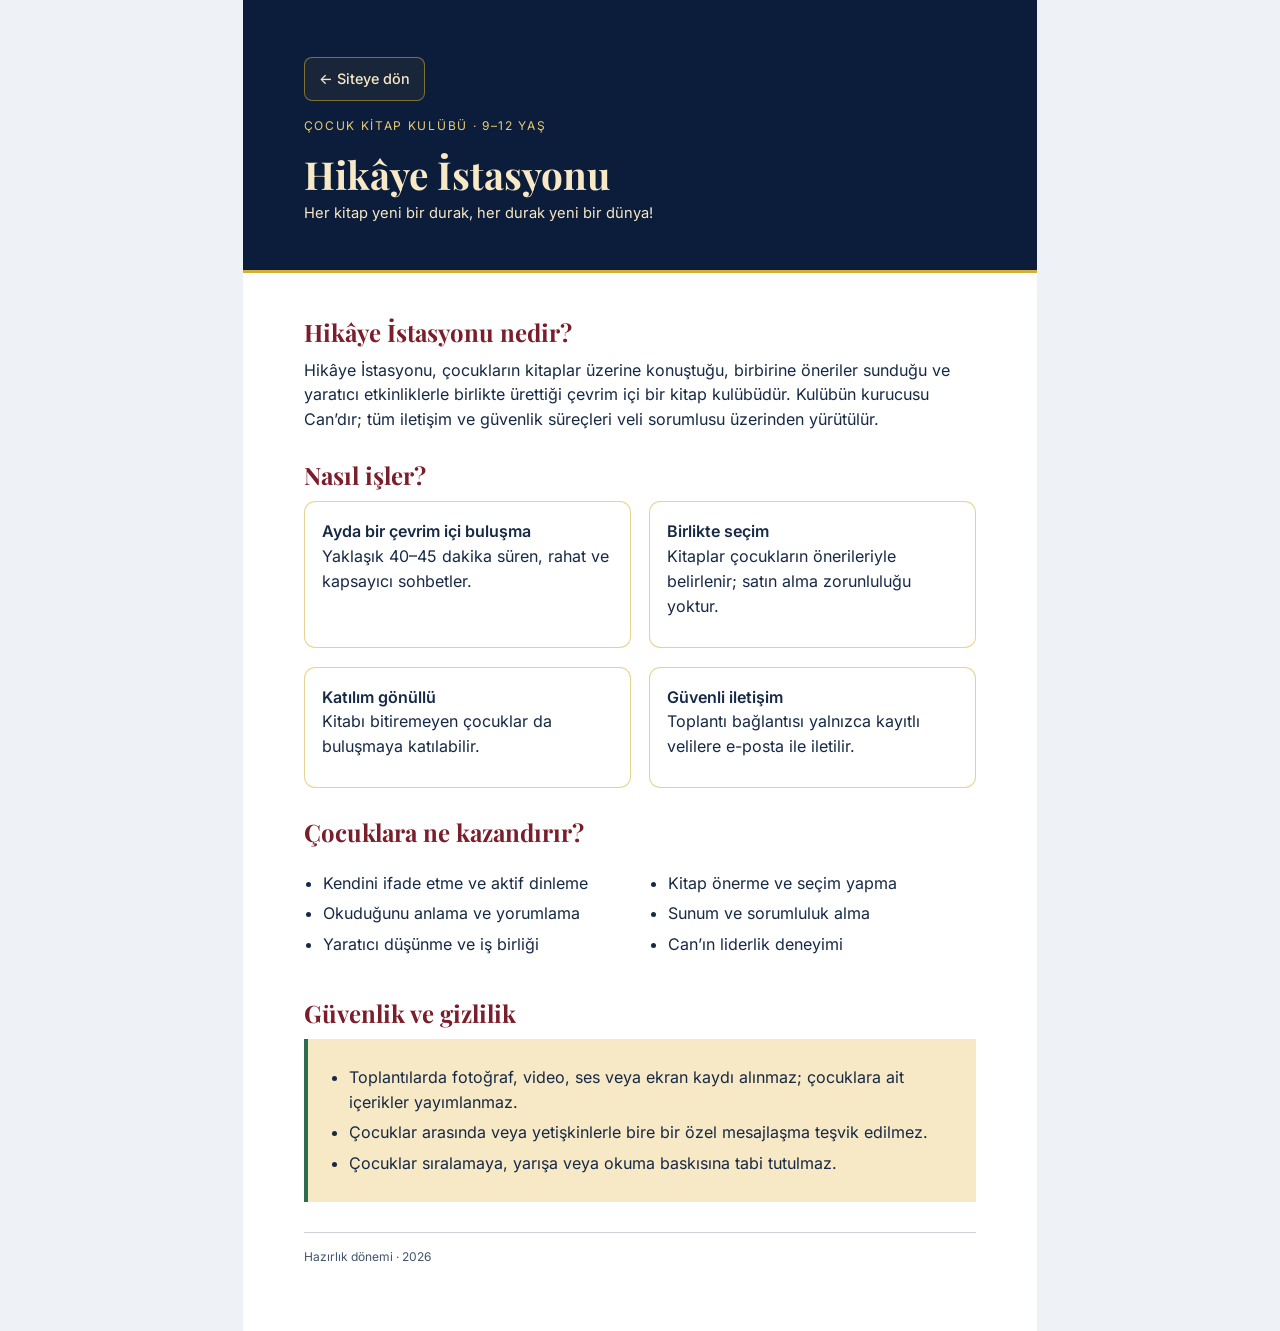
<file: assets/dokumanlar/kulup-tanitimi.html>
<!doctype html><html lang="tr"><head><meta charset="utf-8">
<meta http-equiv="Content-Security-Policy" content="default-src 'none'; script-src 'self'; script-src-attr 'none'; style-src 'self' 'unsafe-inline'; style-src-elem 'self'; img-src 'self'; font-src 'self'; connect-src 'none'; object-src 'none'; base-uri 'none'; form-action 'none'; frame-src 'none'">
<meta name="referrer" content="no-referrer"><meta name="viewport" content="width=device-width,initial-scale=1"><title>Hikâye İstasyonu — Kulüp Tanıtımı</title><link rel="stylesheet" href="dokuman-stil.css?v=20261118-donus"></head><body><main class="sayfa"><header class="ust"><a class="siteye-don" href="../../index.html#veli">← Siteye dön</a><div class="ust-kucuk">Çocuk kitap kulübü · 9–12 yaş</div><h1>Hikâye İstasyonu</h1><p>Her kitap yeni bir durak, her durak yeni bir dünya!</p></header><h2>Hikâye İstasyonu nedir?</h2><p>Hikâye İstasyonu, çocukların kitaplar üzerine konuştuğu, birbirine öneriler sunduğu ve yaratıcı etkinliklerle birlikte ürettiği çevrim içi bir kitap kulübüdür. Kulübün kurucusu Can’dır; tüm iletişim ve güvenlik süreçleri veli sorumlusu üzerinden yürütülür.</p><h2>Nasıl işler?</h2><div class="grid"><div class="kart"><strong>Ayda bir çevrim içi buluşma</strong><p>Yaklaşık 40–45 dakika süren, rahat ve kapsayıcı sohbetler.</p></div><div class="kart"><strong>Birlikte seçim</strong><p>Kitaplar çocukların önerileriyle belirlenir; satın alma zorunluluğu yoktur.</p></div><div class="kart"><strong>Katılım gönüllü</strong><p>Kitabı bitiremeyen çocuklar da buluşmaya katılabilir.</p></div><div class="kart"><strong>Güvenli iletişim</strong><p>Toplantı bağlantısı yalnızca kayıtlı velilere e-posta ile iletilir.</p></div></div><h2>Çocuklara ne kazandırır?</h2><div class="grid"><ul><li>Kendini ifade etme ve aktif dinleme</li><li>Okuduğunu anlama ve yorumlama</li><li>Yaratıcı düşünme ve iş birliği</li></ul><ul><li>Kitap önerme ve seçim yapma</li><li>Sunum ve sorumluluk alma</li><li>Can’ın liderlik deneyimi</li></ul></div><h2>Güvenlik ve gizlilik</h2><section class="vurgulu"><ul><li>Toplantılarda fotoğraf, video, ses veya ekran kaydı alınmaz; çocuklara ait içerikler yayımlanmaz.</li><li>Çocuklar arasında veya yetişkinlerle bire bir özel mesajlaşma teşvik edilmez.</li><li>Çocuklar sıralamaya, yarışa veya okuma baskısına tabi tutulmaz.</li></ul></section><p class="dip">Hazırlık dönemi · 2026</p></main></body></html>
</file>
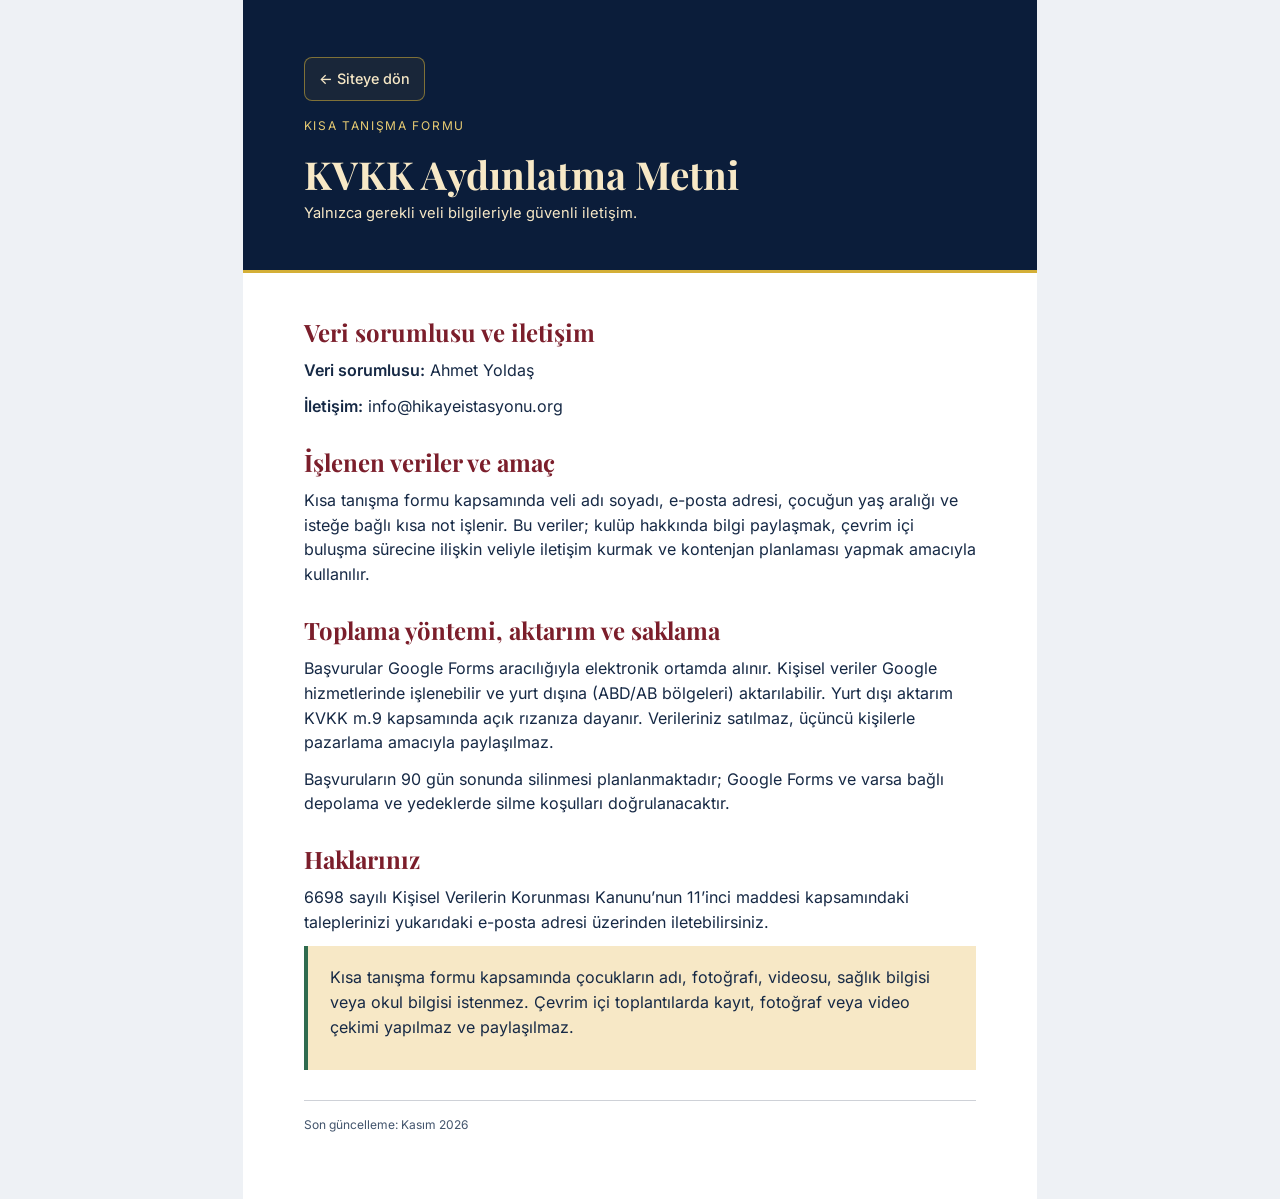
<file: assets/dokumanlar/kvkk-aydinlatma.html>
<!doctype html><html lang="tr"><head><meta charset="utf-8"><meta http-equiv="Content-Security-Policy" content="default-src 'none'; style-src 'self'; style-src-elem 'self'; img-src 'self'; font-src 'self'; base-uri 'none'; form-action 'none'; frame-src 'none'"><meta name="referrer" content="no-referrer"><meta name="viewport" content="width=device-width,initial-scale=1"><title>Hikâye İstasyonu — KVKK Aydınlatma Metni</title><link rel="stylesheet" href="dokuman-stil.css?v=20261118-donus"></head><body><main class="sayfa"><header class="ust"><a class="siteye-don" href="../../index.html#veli">← Siteye dön</a><div class="ust-kucuk">Kısa tanışma formu</div><h1>KVKK Aydınlatma Metni</h1><p>Yalnızca gerekli veli bilgileriyle güvenli iletişim.</p></header><h2>Veri sorumlusu ve iletişim</h2><p><b>Veri sorumlusu:</b> Ahmet Yoldaş</p><p><b>İletişim:</b> info@hikayeistasyonu.org</p><h2>İşlenen veriler ve amaç</h2><p>Kısa tanışma formu kapsamında veli adı soyadı, e-posta adresi, çocuğun yaş aralığı ve isteğe bağlı kısa not işlenir. Bu veriler; kulüp hakkında bilgi paylaşmak, çevrim içi buluşma sürecine ilişkin veliyle iletişim kurmak ve kontenjan planlaması yapmak amacıyla kullanılır.</p><h2>Toplama yöntemi, aktarım ve saklama</h2><p>Başvurular Google Forms aracılığıyla elektronik ortamda alınır. Kişisel veriler Google hizmetlerinde işlenebilir ve yurt dışına (ABD/AB bölgeleri) aktarılabilir. Yurt dışı aktarım KVKK m.9 kapsamında açık rızanıza dayanır. Verileriniz satılmaz, üçüncü kişilerle pazarlama amacıyla paylaşılmaz.</p><p>Başvuruların 90 gün sonunda silinmesi planlanmaktadır; Google Forms ve varsa bağlı depolama ve yedeklerde silme koşulları doğrulanacaktır.</p><h2>Haklarınız</h2><p>6698 sayılı Kişisel Verilerin Korunması Kanunu’nun 11’inci maddesi kapsamındaki taleplerinizi yukarıdaki e-posta adresi üzerinden iletebilirsiniz.</p><section class="vurgulu"><p>Kısa tanışma formu kapsamında çocukların adı, fotoğrafı, videosu, sağlık bilgisi veya okul bilgisi istenmez. Çevrim içi toplantılarda kayıt, fotoğraf veya video çekimi yapılmaz ve paylaşılmaz.</p></section><p class="dip">Son güncelleme: Kasım 2026</p></main></body></html>
</file>
<file: assets/stil.css>
/* ============================================================
   HİKÂYE İSTASYONU — stil.css
   Referans tasarıma göre: lacivert gece + altın + parşömen
   ============================================================ */

@font-face{font-family:Inter;font-style:normal;font-weight:400;font-display:swap;src:url("fonts/inter-400.woff2") format("woff2")}
@font-face{font-family:Inter;font-style:normal;font-weight:500;font-display:swap;src:url("fonts/inter-500.woff2") format("woff2")}
@font-face{font-family:Inter;font-style:normal;font-weight:600;font-display:swap;src:url("fonts/inter-600.woff2") format("woff2")}
@font-face{font-family:"Playfair Display";font-style:normal;font-weight:600;font-display:swap;src:url("fonts/playfair-600.woff2") format("woff2")}
@font-face{font-family:"Playfair Display";font-style:normal;font-weight:700;font-display:swap;src:url("fonts/playfair-700.woff2") format("woff2")}
@font-face{font-family:"Playfair Display";font-style:italic;font-weight:600;font-display:swap;src:url("fonts/playfair-italic-600.woff2") format("woff2")}

:root{
  --lacivert:#0B1D3A;
  --lacivert-2:#122A50;
  --lacivert-3:#071427;
  --altin:#D4AF37;
  --altin-acik:#E8CB72;
  --altin-koyu:#A8842A;
  --krem:#F7E8C6;
  --bordo:#7B1E2B;
  --yesil:#2F6B4F;

  --metin:#EADFC8;
  --metin-soluk:#C6B99F;

  --baslik:"Playfair Display",Georgia,"Times New Roman",serif;
  --govde:"Inter",system-ui,-apple-system,"Segoe UI",Roboto,sans-serif;

  --kap:1200px;
  --r:14px;
  --gecis:.35s cubic-bezier(.22,.61,.36,1);
  --golge:0 18px 44px rgba(0,0,0,.42);
}

*,*::before,*::after{box-sizing:border-box}

html{scroll-behavior:smooth;-webkit-text-size-adjust:100%;scroll-padding-top:90px}

body{
  margin:0;
  background:var(--lacivert-3);
  color:var(--metin);
  font-family:var(--govde);
  font-size:17px;
  line-height:1.65;
  overflow-x:hidden;
  -webkit-font-smoothing:antialiased;
}

img{max-width:100%;display:block;height:auto}
a{color:inherit;text-decoration:none}

h1,h2,h3{font-family:var(--baslik);font-weight:700;line-height:1.15;margin:0;letter-spacing:-.01em}
p{margin:0}

:focus-visible{
  outline:2px solid var(--altin-acik);
  outline-offset:3px;
  border-radius:6px;
}

.atla{
  position:absolute;left:-9999px;top:0;z-index:200;
  background:var(--altin);color:#241a00;
  padding:.7rem 1.2rem;border-radius:0 0 10px 0;font-weight:600;
}
.atla:focus{left:0}

/* ---------- BUTONLAR ---------- */
.btn{
  display:inline-flex;align-items:center;gap:.6rem;
  font-family:var(--govde);font-weight:600;font-size:1rem;
  padding:.95rem 1.9rem;border-radius:999px;
  background:linear-gradient(180deg,#E9CE7C 0%,var(--altin) 55%,#C29F31 100%);
  color:#2A1E00;
  border:1px solid #F2E0A6;
  box-shadow:0 10px 26px rgba(212,175,55,.28), inset 0 1px 0 rgba(255,255,255,.55);
  transition:transform var(--gecis),box-shadow var(--gecis),filter var(--gecis);
  white-space:nowrap;
}
.btn:hover{transform:translateY(-2px);box-shadow:0 16px 34px rgba(212,175,55,.38), inset 0 1px 0 rgba(255,255,255,.6)}
.btn:active{transform:translateY(0)}
.btn svg{flex:none}
.btn-kucuk{padding:.62rem 1.15rem;font-size:.9rem;gap:.45rem}
.btn-buyuk{padding:1.05rem 2.3rem;font-size:1.06rem}

/* ---------- ÜST BAR ---------- */
.bar{
  position:fixed;inset:0 0 auto 0;z-index:100;
  background:linear-gradient(180deg,rgba(7,17,32,.92) 0%,rgba(7,17,32,.55) 70%,transparent 100%);
  transition:background var(--gecis),backdrop-filter var(--gecis),box-shadow var(--gecis);
}
.bar.dolu{
  background:rgba(11,29,58,.92);
  backdrop-filter:blur(8px);
  box-shadow:0 1px 0 rgba(212,175,55,.22),0 12px 30px rgba(0,0,0,.35);
}
.bar-ic{
  max-width:var(--kap);margin:0 auto;padding:.55rem 1.5rem;
  display:flex;align-items:center;gap:1.2rem;
}
.marka{display:flex;align-items:center;gap:.6rem;flex:none}
.marka-logo{
  width:54px;height:54px;object-fit:contain;
  filter:drop-shadow(0 3px 8px rgba(0,0,0,.55));
  transition:transform var(--gecis);
}
.marka:hover .marka-logo{transform:rotate(-3deg) scale(1.04)}
.marka-yazi{
  font-family:var(--baslik);font-weight:700;font-size:1.12rem;
  line-height:1.05;color:var(--krem);letter-spacing:.01em;
}

.menu{display:flex;align-items:center;gap:.15rem;margin-left:auto}
.menu a{
  position:relative;display:inline-flex;align-items:center;min-height:44px;padding:.55rem .7rem;font-size:.93rem;font-weight:600;
  color:#F7E8C6;border-radius:8px;
  transition:color var(--gecis),background var(--gecis);
}
.menu a::after{
  content:"";position:absolute;left:.7rem;right:.7rem;bottom:.3rem;height:1.5px;
  background:var(--altin);transform:scaleX(0);transform-origin:left;
  transition:transform var(--gecis);
}
.menu a:hover{color:#fff}
.menu a:hover::after,.menu a.etkin::after{transform:scaleX(1)}
.menu a.etkin{color:var(--altin-acik)}

.bar-cta{margin-left:.6rem}

.menu-btn{
  display:none;flex-direction:column;justify-content:center;gap:5px;
  width:46px;height:44px;margin-left:auto;
  background:transparent;border:1px solid rgba(212,175,55,.45);border-radius:10px;
  cursor:pointer;padding:0 11px;
}
.menu-btn span{display:block;height:2px;background:var(--krem);border-radius:2px;transition:transform var(--gecis),opacity var(--gecis)}
.menu-btn[aria-expanded="true"] span:nth-child(1){transform:translateY(7px) rotate(45deg)}
.menu-btn[aria-expanded="true"] span:nth-child(2){opacity:0}
.menu-btn[aria-expanded="true"] span:nth-child(3){transform:translateY(-7px) rotate(-45deg)}

.mobil-menu{
  display:none;flex-direction:column;gap:.2rem;
  padding:.8rem 1.4rem 1.4rem;
  background:rgba(7,17,32,.98);
  border-top:1px solid rgba(212,175,55,.25);
}
.mobil-menu{position:absolute;left:0;right:0;top:100%}
.mobil-menu a{padding:.8rem .4rem;border-bottom:1px solid rgba(255,255,255,.06);font-size:1rem}
.mobil-menu a.btn{border-bottom:0;justify-content:center;margin-top:.8rem;color:#2A1E00}
.mobil-menu[hidden]{display:none}

/* ---------- HERO ---------- */

.hero{
  position:relative;
  min-height:clamp(540px,76svh,760px);
  max-width:1280px;
  margin:1.25rem auto 0;
  display:grid;align-items:center;justify-items:start;
  padding:7rem clamp(2rem,7vw,7.5rem) 4.5rem;
  isolation:isolate;
  overflow:hidden;
  border:1px solid rgba(212,175,55,.82);
  border-radius:10px;
  box-shadow:0 22px 56px rgba(0,0,0,.42),inset 0 0 0 1px rgba(247,232,198,.1);
}
.hero-sahne{position:absolute;inset:0;z-index:-1;overflow:hidden}
.hero-gorsel{
  position:absolute;inset:0;width:100%;height:100%;
  object-fit:cover;object-position:58% 50%;
  transform:scale(1.01);
  animation:sahneGiris 2.4s cubic-bezier(.2,.7,.3,1) forwards;
}
@keyframes sahneGiris{
  0%{transform:scale(1.14);filter:brightness(.35) blur(6px)}
  55%{filter:brightness(.85) blur(1px)}
  100%{transform:scale(1.03);filter:brightness(1) blur(0)}
}
.hero-vinyet{
  position:absolute;inset:0;
  background:
    radial-gradient(ellipse 50% 62% at 38% 50%,rgba(5,13,27,.84) 0%,rgba(5,13,27,.48) 52%,transparent 80%),
    linear-gradient(90deg,rgba(6,14,28,.52) 0%,rgba(6,14,28,.2) 58%,rgba(6,14,28,.42) 100%),
    linear-gradient(180deg,rgba(6,14,28,.52) 0%,transparent 24%,transparent 74%,rgba(7,20,39,.8) 100%);
}
.hero-sis{
  position:absolute;inset:auto 0 0 0;height:46%;
  background:radial-gradient(60% 100% at 50% 100%,rgba(214,230,255,.22),transparent 70%);
  filter:blur(26px);
  opacity:.7;
}
.sis-1{animation:sisKay 26s ease-in-out infinite alternate}
.sis-2{animation:sisKay 34s ease-in-out infinite alternate-reverse;opacity:.45;height:60%}
@keyframes sisKay{
  0%{transform:translateX(-4%) scale(1)}
  100%{transform:translateX(4%) scale(1.08)}
}
.hero-far{
  position:absolute;right:14%;top:44%;width:44vw;height:44vw;max-width:620px;max-height:620px;
  background:radial-gradient(circle,rgba(255,214,140,.28),transparent 62%);
  filter:blur(14px);
  animation:farNefes 7s ease-in-out infinite;
  pointer-events:none;
}
@keyframes farNefes{
  0%,100%{opacity:.5;transform:scale(.97)}
  50%{opacity:.85;transform:scale(1.03)}
}

.hero-ic{
  position:relative;z-index:1;
  max-width:540px;text-align:left;
  animation:metinGiris 1.5s .5s cubic-bezier(.2,.7,.3,1) both;
}
@keyframes metinGiris{
  0%{opacity:0;transform:translateY(26px)}
  100%{opacity:1;transform:none}
}
.hero-ust{
  display:inline-flex;align-items:center;gap:.9rem;
  font-size:.82rem;letter-spacing:.24em;text-transform:uppercase;
  color:var(--krem);opacity:.9;margin-bottom:1.1rem;
}
.hero-ust .cizgi{width:52px;height:1px;background:linear-gradient(90deg,transparent,var(--altin));display:block}
.hero-ust .cizgi:last-child{display:none}

.hero-baslik{
  font-size:clamp(3.1rem,7vw,5.8rem);
  line-height:1.08;
  padding-top:.12em;
  color:var(--altin);
  background:linear-gradient(180deg,#F7E8C6 0%,#E8CB72 48%,#D4AF37 100%);
  -webkit-background-clip:text;background-clip:text;
  -webkit-text-fill-color:transparent;
  filter:drop-shadow(0 4px 18px rgba(0,0,0,.85));
  letter-spacing:-.02em;
}
.hero-baslik span{
  background:none;
  -webkit-text-fill-color:inherit;color:inherit;
  filter:none;
}
.hero-slogan{
  margin:1.6rem 0 2.2rem;
  font-size:clamp(1rem,1.9vw,1.22rem);
  color:var(--krem);opacity:.94;
  text-shadow:0 2px 14px rgba(0,0,0,.75);
  max-width:34ch;
}
.hero-cta{animation:pulseAltin 3.6s ease-in-out 2.2s infinite}
@keyframes pulseAltin{
  0%,100%{box-shadow:0 10px 26px rgba(212,175,55,.28),inset 0 1px 0 rgba(255,255,255,.55)}
  50%{box-shadow:0 14px 40px rgba(212,175,55,.52),inset 0 1px 0 rgba(255,255,255,.6)}
}

.kaydir{
  position:absolute;left:50%;bottom:1.6rem;transform:translateX(-50%);
  width:26px;height:44px;border:1.5px solid rgba(247,232,198,.5);border-radius:16px;
  display:grid;place-items:center;z-index:2;
}
.kaydir span{
  width:3px;height:9px;border-radius:2px;background:var(--krem);
  animation:kaydirIn 2s ease-in-out infinite;
}
@keyframes kaydirIn{
  0%{transform:translateY(-7px);opacity:0}
  40%{opacity:1}
  100%{transform:translateY(9px);opacity:0}
}

/* ---------- 5 KAPI ---------- */
.kapilar{
  position:relative;
  padding:1.35rem 1.5rem 4.5rem;
  margin-top:0;
  z-index:2;
}
.kapi-izgara{
  list-style:none;margin:0 auto;padding:0;
  max-width:var(--kap);
  display:grid;grid-template-columns:repeat(5,1fr);gap:1.1rem;
}
.kapi{
  position:relative;display:block;
  width:100%;aspect-ratio:auto;padding:0;
  background:transparent;border:none;box-shadow:none;
  overflow:visible;
  transition:transform var(--gecis);
}
.kapi:hover{
  transform:translateY(-8px);
  box-shadow:none;
}
.kapi-art{
  position:relative;z-index:0;
  width:100%;height:auto;display:block;
  object-fit:contain;
  border:0;
  transition:transform .6s cubic-bezier(.22,.61,.36,1),filter var(--gecis);
}
.kapi:hover .kapi-art{filter:drop-shadow(0 10px 22px rgba(0,0,0,.55)) drop-shadow(0 0 12px rgba(212,175,55,.28))}
.kapi-metin{
  position:absolute;z-index:1;left:8%;right:8%;bottom:2.6rem;height:48%;
  display:flex;flex-direction:column;gap:.3rem;align-items:center;justify-content:center;text-align:center;
  padding:0;min-width:0;
  color:#0B1D3A;
  background:transparent;
}
.kapi-metin strong{white-space:normal;overflow-wrap:anywhere}
.kapi-izgara li{min-width:0}
.kapi-metin span{display:block;-webkit-line-clamp:unset;-webkit-box-orient:initial;overflow:visible;text-overflow:unset;white-space:normal}
.kapi-metin strong{
  font-family:'Playfair Display',serif;font-size:clamp(1.15rem,1.35vw,1.35rem);font-weight:700;color:#0B1D3A;margin-bottom:.35rem;
}
.kapi-metin span{font-family:'Inter',sans-serif;font-size:.85rem;font-weight:500;line-height:1.45;color:#1E3250}
.kapi-ok{
  position:absolute;z-index:2;right:50%;bottom:.75rem;margin:0;
  width:28px;height:28px;border-radius:50%;transform:translateX(50%);
  display:grid;place-items:center;
  border:1px solid #0B1D3A;background:transparent;color:#0B1D3A;
  transition:background var(--gecis),transform var(--gecis),color var(--gecis);
}
.kapi:hover .kapi-ok{background:#0B1D3A;color:#F7E8C6;transform:translateX(50%)}

a[aria-disabled="true"]{pointer-events:none;opacity:.75}
.btn:disabled{opacity:.75;cursor:not-allowed}
.btn:disabled:hover{transform:none}

/* ---------- RAY ---------- */
.ray{
  position:relative;height:60px;max-width:var(--kap);margin:0 auto;overflow:hidden;
  opacity:.55;
}
.ray::before,.ray::after{
  content:"";position:absolute;left:0;right:0;height:1px;
  background:linear-gradient(90deg,transparent,rgba(212,175,55,.45),transparent);
}
.ray::before{top:18px}
.ray::after{top:34px}
.ray span{
  position:absolute;top:22px;left:-40px;width:40px;height:9px;border-radius:3px;
  background:linear-gradient(90deg,transparent,var(--altin-acik));
  filter:blur(1px);
  animation:trenGec 9s linear infinite;
}
@keyframes trenGec{
  0%{left:-60px;opacity:0}
  10%{opacity:1}
  90%{opacity:1}
  100%{left:100%;opacity:0}
}

/* ---------- BÖLÜMLER ---------- */
.bolum{padding:clamp(3.5rem,7vw,6rem) 1.5rem;position:relative}
#etkinlikler{scroll-margin-top:calc(1.25rem - clamp(3.5rem,7vw,6rem))}
.bolum-koyu{background:linear-gradient(180deg,var(--lacivert-3),#0A1A31 45%,var(--lacivert-3))}
.kap{max-width:var(--kap);margin:0 auto}
.kap-dar{max-width:860px}

.bolum-bas{max-width:720px;margin-bottom:2.8rem}
.bolum-alt{max-width:58ch}
.etiket{
  display:inline-block;font-size:.76rem;letter-spacing:.22em;text-transform:uppercase;
  color:var(--altin);font-weight:600;margin-bottom:.7rem;
}
.bolum-bas h2{
  font-size:clamp(1.9rem,4vw,3rem);
  color:var(--krem);
  margin-bottom:.9rem;
}
.bolum-alt{color:var(--metin-soluk);font-size:1.02rem;line-height:1.7;margin-top:.9rem}

/* ---------- HAKKIMIZDA ---------- */
.iki-sutun{display:grid;grid-template-columns:1.15fr .85fr;gap:1.6rem;align-items:stretch}
.soz{
  margin:0;padding:2rem;
  border-radius:var(--r);
  background:linear-gradient(160deg,rgba(212,175,55,.1),rgba(8,18,34,.7));
  border:1px solid rgba(212,175,55,.3);
  position:relative;
}
.soz::before{
  content:"“";position:absolute;top:-.4rem;left:1.2rem;
  font-family:var(--baslik);font-size:5rem;color:rgba(212,175,55,.35);line-height:1;
}
.soz p{font-size:1.06rem;line-height:1.75;color:var(--metin);padding-top:1.4rem}
.soz footer{display:flex;align-items:center;gap:.75rem;margin-top:1.4rem;color:var(--metin-soluk);font-size:.92rem}
.soz footer strong{color:var(--krem)}
.avatar{
  width:40px;height:40px;border-radius:50%;display:grid;place-items:center;flex:none;
  background:linear-gradient(180deg,var(--altin-acik),var(--altin-koyu));
  color:#2A1E00;font-family:var(--baslik);font-weight:700;font-size:1.1rem;
}

.istatistik{display:grid;grid-template-columns:1fr 1fr;gap:.9rem}
.ist{
  padding:1.15rem;border-radius:var(--r);
  background:rgba(255,255,255,.035);
  border:1px solid rgba(212,175,55,.18);
  display:flex;flex-direction:column;gap:.2rem;
  transition:border-color var(--gecis),background var(--gecis);
}
.ist:hover{border-color:rgba(212,175,55,.5);background:rgba(212,175,55,.07)}
.ist b{font-family:var(--baslik);font-size:1.5rem;color:var(--altin-acik);line-height:1.1}
.ist span{font-size:.82rem;color:var(--metin-soluk)}

.degerler{list-style:none;margin:2.2rem 0 0;padding:0;display:grid;grid-template-columns:repeat(3,1fr);gap:1.1rem}
.degerler-3{margin-top:0}
.degerler li{
  padding:1.5rem;border-radius:var(--r);
  background:#0B1D3A;
  border:1px solid rgba(212,175,55,.28);
  transition:.25s ease;
}
.degerler li:hover{transform:translateY(-3px);background:rgba(212,175,55,.06);border-color:rgba(212,175,55,.72)}
.degerler h3{font-size:1.12rem;color:var(--krem);margin-bottom:.5rem}
.degerler p{font-size:.92rem;color:var(--metin-soluk)}

/* ---------- DURAKLAR ---------- */
.duraklar{
  list-style:none;margin:0;padding:0;
  display:grid;grid-template-columns:repeat(auto-fit,minmax(220px,1fr));gap:1.1rem;
  counter-reset:durak;
}
.durak{
  position:relative;padding:1.8rem 1.4rem 1.5rem;
  border-radius:var(--r);
  background:linear-gradient(170deg,#122A50,#0B1D3A);
  border:1px solid rgba(212,175,55,.28);
  transition:.25s ease;
  overflow:hidden;
}
.durak::after{
  content:"";position:absolute;inset:auto 0 0 0;height:2px;
  background:linear-gradient(90deg,var(--altin),transparent);
  transform:scaleX(0);transform-origin:left;transition:transform .5s var(--gecis);
}
.durak:hover{transform:translateY(-3px);border-color:rgba(212,175,55,.72);box-shadow:var(--golge)}
.durak:hover::after{transform:scaleX(1)}
.durak-no{
  display:inline-flex;padding:.25rem .65rem;border-radius:6px;margin-bottom:.6rem;
  border:1px solid rgba(212,175,55,.65);background:#0B1D3A;
  font-family:'Playfair Display',serif;font-size:.9rem;letter-spacing:.16em;color:#E8CB72;
}
.durak h3{font-size:1.22rem;color:var(--krem);margin-bottom:.5rem}
.durak p{font-size:.9rem;color:var(--metin-soluk)}

/* ---------- ARŞİV ---------- */
.arsiv{display:grid;grid-template-columns:1fr 1fr;gap:1.4rem}
.arsiv-kart{
  padding:2rem;border-radius:var(--r);
  background:linear-gradient(160deg,#122A50,#0B1D3A);
  border:1px solid rgba(212,175,55,.28);
  position:relative;overflow:hidden;transition:.25s ease;
}
.arsiv-kart:hover{transform:translateY(-3px);border-color:rgba(212,175,55,.72)}
.arsiv-kart::before{
  content:"";position:absolute;inset:0;
  background:radial-gradient(120% 80% at 100% 0%,rgba(212,175,55,.12),transparent 60%);
  pointer-events:none;
}
.arsiv-no{
  display:inline-block;font-size:.75rem;letter-spacing:.2em;text-transform:uppercase;
  color:var(--altin);border:1px solid rgba(212,175,55,.4);border-radius:999px;
  padding:.25rem .8rem;margin-bottom:1rem;
}
.arsiv-kart h3{font-size:1.5rem;color:var(--krem);margin-bottom:.7rem}
.arsiv-kart p{font-size:.95rem;color:var(--metin-soluk)}
.arsiv-davetiye{display:block;width:100%;max-width:260px;margin:1.25rem 0 .5rem}
.arsiv-davetiye img{display:block;width:100%;height:auto;border-radius:4px}
.not,.arsiv-kart .not{font-size:.82rem;color:#9E9382;margin-top:1rem;line-height:1.55}

.kategoriler{
  padding:2rem;border-radius:var(--r);
  background:rgba(255,255,255,.03);
  border:1px dashed rgba(212,175,55,.28);
}
.etiket-kucuk{font-size:.82rem;letter-spacing:.14em;text-transform:uppercase;color:var(--altin);margin-bottom:1rem}
.etiketler{list-style:none;margin:0;padding:0;display:flex;flex-wrap:wrap;gap:.55rem}
.etiketler li{
  font-size:.86rem;padding:.45rem 1rem;border-radius:999px;
  background:rgba(212,175,55,.08);border:1px solid rgba(212,175,55,.35);color:var(--krem);
  transition:background var(--gecis),transform var(--gecis);
}
.etiketler li:hover{background:rgba(212,175,55,.16);border-color:#D4AF37;color:#F7E8C6;transform:translateY(-2px)}

/* ---------- BİLETLER ---------- */
.biletler{list-style:none;margin:0;padding:0;display:grid;grid-template-columns:1fr 1fr;gap:1.2rem}
.bilet{
  position:relative;display:flex;align-items:stretch;
  border-radius:12px;overflow:hidden;
  background:linear-gradient(150deg,#122A50,#0B1D3A);
  border:1px solid rgba(212,175,55,.38);
  transition:transform var(--gecis),box-shadow var(--gecis),border-color var(--gecis);
}
.bilet:hover{transform:translateY(-5px);box-shadow:var(--golge);border-color:rgba(212,175,55,.7)}
.bilet-sol{padding:1.5rem 1.4rem;flex:1}
.bilet-ust{
  display:block;font-size:.72rem;letter-spacing:.2em;text-transform:uppercase;
  color:var(--altin);margin-bottom:.55rem;
}
.bilet strong{font-family:var(--baslik);font-size:1.22rem;color:var(--krem);display:block;margin-bottom:.5rem}
.bilet p{font-size:.9rem;color:var(--metin-soluk)}
.bilet-sag{
  flex:none;width:104px;
  display:flex;flex-direction:column;justify-content:center;gap:.5rem;align-items:center;
  padding:1rem .5rem;
  border-left:1.5px dashed rgba(212,175,55,.55);
  background:rgba(123,30,43,.24);
  position:relative;
}
.bilet-sag::before,.bilet-sag::after{
  content:"";position:absolute;left:-9px;width:18px;height:18px;border-radius:50%;
  background:var(--lacivert-3);
}
.bilet-sag::before{top:-9px}
.bilet-sag::after{bottom:-9px}
.bilet-sag span{font-size:.74rem;color:var(--krem);text-align:center;line-height:1.3}

/* ---------- GİZLİLİK NOTU ---------- */
.gizlilik-notu{
  margin-top:2rem;display:flex;gap:1rem;align-items:flex-start;
  padding:1.3rem 1.5rem;border-radius:var(--r);
  background:rgba(47,107,79,.14);
  border:1px solid rgba(47,107,79,.5);
  color:var(--krem);font-size:.93rem;
}
.gizlilik-notu svg{flex:none;color:#8FD3AE;margin-top:2px}

/* ---------- TAAHHÜTLER ---------- */
.taahhutler{
  list-style:none;margin:0 0 2rem;padding:0;
  display:grid;grid-template-columns:1fr 1fr;gap:.75rem 1.6rem;
}
.taahhutler li{
  position:relative;padding-left:1.9rem;font-size:.94rem;color:rgba(247,232,198,.92);
}
.taahhutler li::before{
  content:"";position:absolute;left:0;top:.45em;width:12px;height:12px;
  border-radius:50%;background:linear-gradient(180deg,var(--altin-acik),var(--altin-koyu));
  box-shadow:0 0 0 3px rgba(212,175,55,.16);
}
.taahhutler b{color:var(--krem)}

.uclu{display:grid;grid-template-columns:repeat(3,1fr);gap:1.1rem;margin-top:.5rem}
.uclu > div{
  padding:1.4rem;border-radius:var(--r);
  background:rgba(255,255,255,.03);border:1px solid rgba(212,175,55,.28);transition:.25s ease;
}
.uclu > div:hover{transform:translateY(-3px);border-color:rgba(212,175,55,.72)}
.uclu h3{font-size:1.05rem;color:var(--altin-acik);margin-bottom:.45rem}
.uclu p{font-size:.9rem;color:var(--metin-soluk)}

.kucuk-not{
  margin-top:1.6rem;font-size:.85rem;color:#9E9382;line-height:1.6;
  border-left:2px solid rgba(212,175,55,.4);padding-left:1rem;
}
.kucuk-not b{color:var(--metin)}

/* ---------- KATIL ---------- */
.katil{
  background:
    radial-gradient(90% 120% at 50% 0%,rgba(212,175,55,.1),transparent 60%),
    linear-gradient(180deg,var(--lacivert-3),#0C1F3B 60%,var(--lacivert-3));
}
.adimlar{list-style:none;margin:0 0 2.2rem;padding:0;display:grid;grid-template-columns:repeat(4,1fr);gap:1rem}
.adimlar li{
  padding:1.4rem 1.1rem;border-radius:var(--r);text-align:center;
  background:rgba(255,255,255,.03);border:1px solid rgba(212,175,55,.28);
  transition:.25s ease;
}
.adimlar li:hover{border-color:rgba(212,175,55,.72);transform:translateY(-3px)}
.adimlar b{
  display:inline-grid;place-items:center;width:34px;height:34px;border-radius:50%;
  background:rgba(212,175,55,.12);border:1px solid rgba(212,175,55,.55);color:#D4AF37;
  font-family:var(--baslik);font-size:1.05rem;margin-bottom:.7rem;
}
.adimlar h3{font-size:1.02rem;color:var(--krem);margin-bottom:.4rem}
.adimlar p{font-size:.86rem;color:var(--metin-soluk)}
.adimlar .belge-link{max-width:100%;margin-top:.65rem;font-size:.85rem;line-height:1.45;justify-content:center;overflow-wrap:anywhere}

.cta-kutu{text-align:center}
.cta-not{color:var(--metin-soluk);font-size:.92rem;margin-bottom:1.2rem}
.cta-kutu .kucuk-not{border:0;padding:0;margin-top:1rem;text-align:center;color:#B9AC96}

/* ---------- S.S.S. ---------- */
.sss{display:flex;flex-direction:column;gap:.7rem}
.sss details{
  border-radius:12px;
  background:#0B1D3A;
  border:1px solid rgba(212,175,55,.28);
  transition:.25s ease;
}
.sss details:hover{transform:translateY(-3px);border-color:rgba(212,175,55,.72)}
.sss details[open]{border-color:rgba(212,175,55,.65);background:rgba(212,175,55,.055)}
.sss summary{
  cursor:pointer;padding:1.05rem 1.3rem;font-weight:600;font-size:1rem;color:var(--krem);
  list-style:none;display:flex;justify-content:space-between;align-items:center;gap:1rem;
}
.sss summary::-webkit-details-marker{display:none}
.sss summary::after{
  content:"+";font-family:var(--baslik);font-size:1.4rem;color:var(--altin);
  transition:transform var(--gecis);flex:none;line-height:1;
}
.sss details[open] summary::after{transform:rotate(45deg)}
.sss p{padding:0 1.3rem 1.2rem;font-size:.94rem;color:var(--metin-soluk);max-width:70ch}

/* ---------- FOOTER ---------- */
.alt{
  padding:3.2rem 1.5rem 1.6rem;
  background:#050E1B;
  border-top:1px solid rgba(212,175,55,.22);
}
.alt-ust{display:grid;grid-template-columns:1.1fr 1fr 1fr;gap:2rem}
.alt-marka img{width:clamp(112px,10vw,136px);height:auto;display:block;margin-bottom:14px;filter:drop-shadow(0 6px 18px rgba(0,0,0,.55)) drop-shadow(0 0 10px rgba(212,175,55,.18))}
.alt-ad{font-family:var(--baslik);font-size:1.35rem;color:var(--krem);margin-bottom:6px}
.alt-slogan{font-size:.95rem;color:var(--metin-soluk);line-height:1.55;max-width:28ch}
.alt-menu{display:grid;grid-template-columns:1fr 1fr;gap:.35rem 1rem;align-content:start}
.alt-menu a{display:flex;align-items:center;min-height:44px;font-size:.9rem;color:var(--metin-soluk);padding:.18rem 0;transition:color var(--gecis)}
.alt-menu a:hover{color:var(--altin-acik)}
.alt-alt a,.belge-link{display:inline-flex;align-items:center;min-height:44px}
.belge-link{text-decoration:underline;text-underline-offset:.2em}
.alt-iletisim h2{font-size:1.05rem;color:var(--altin);margin-bottom:.6rem}
.alt-iletisim p{font-size:.88rem;color:var(--metin-soluk);margin-bottom:.3rem}
.alt-iletisim .iletisim-aciklama{font-size:.85rem;color:rgba(247,232,198,.68);margin-bottom:12px}
.alt-iletisim .iletisim-posta,.alt-iletisim .iletisim-instagram{display:flex;align-items:center;gap:.65rem;width:fit-content;max-width:100%;min-height:44px;padding:8px 14px;border:1px solid rgba(212,175,55,.28);border-radius:10px;background:rgba(212,175,55,.06);color:var(--krem);font-size:.88rem;text-decoration:none;overflow-wrap:anywhere;transition:border-color .2s ease,color .2s ease}
.alt-iletisim .iletisim-posta{margin-bottom:8px}
.alt-iletisim .iletisim-posta svg,.alt-iletisim .iletisim-instagram svg{flex:none;color:#D4AF37}
.alt-iletisim .iletisim-posta:hover,.alt-iletisim .iletisim-instagram:hover{border-color:#D4AF37;color:#F7E8C6}
.alt-iletisim .bos span{color:#8C8272;font-style:italic}
.alt-alt{
  margin-top:2.4rem;padding-top:1.2rem;
  border-top:1px solid rgba(255,255,255,.07);
  display:flex;justify-content:space-between;align-items:center;gap:1rem;flex-wrap:wrap;
  font-size:.8rem;color:#8C8272;
}
.alt-alt a{color:var(--altin);text-decoration:underline;text-underline-offset:3px}

/* ---------- GÖRÜNME (scroll reveal) ---------- */
.kapi-izgara li:nth-child(1) .kapi{transition-delay:0s}
.kapi-izgara li:nth-child(2) .kapi{transition-delay:.06s}
.kapi-izgara li:nth-child(3) .kapi{transition-delay:.12s}
.kapi-izgara li:nth-child(4) .kapi{transition-delay:.18s}
.kapi-izgara li:nth-child(5) .kapi{transition-delay:.24s}

/* ---------- TABLET ---------- */
@media (max-width:1080px){
  .menu{gap:0}
  .menu a{padding:.5rem .5rem;font-size:.86rem}
  .marka-yazi{font-size:1rem}
  .bar-cta{display:none}
  .kapi-izgara{grid-template-columns:repeat(3,1fr)}
  .kapi-izgara li:nth-child(4),.kapi-izgara li:nth-child(5){grid-column:span 1}
}

@media (max-width:900px){
  .iki-sutun{grid-template-columns:1fr}
  .degerler{grid-template-columns:1fr}
  .arsiv{grid-template-columns:1fr}
  .biletler{grid-template-columns:1fr}
  .taahhutler{grid-template-columns:1fr}
  .uclu{grid-template-columns:1fr}
  .adimlar{grid-template-columns:1fr 1fr}
  .alt-ust{grid-template-columns:1fr 1fr}
  .alt-iletisim{grid-column:1/-1}
}

/* ---------- MOBİL ---------- */
@media (max-width:820px){
  .bar{display:block}
  body{font-size:16px}
  .menu{display:none}
  .js .menu-btn{display:flex}
  .bar-ic{padding:.45rem 1rem}
  .js .mobil-menu:not([hidden]){display:flex;max-height:calc(100dvh - 72px);overflow-y:auto}
  html:not(.js) .menu{display:flex;flex-wrap:wrap;justify-content:center}
  html:not(.js) .bar-ic{flex-wrap:wrap}
  html:not(.js) .bar{position:relative}
  .mobil-menu{top:100%}

  .hero{min-height:auto;padding:6.2rem 1.1rem 3.2rem;display:block;text-align:center}
  .hero-gorsel{object-position:56% 42%;filter:brightness(.62) saturate(.95)}
  .hero-vinyet{
    background:
      radial-gradient(120% 80% at 30% 40%,transparent 24%,rgba(4,11,22,.6) 78%,rgba(4,11,22,.95) 100%),
      linear-gradient(180deg,rgba(6,14,28,.92) 0%,rgba(6,14,28,.55) 45%,rgba(6,14,28,.2) 70%,var(--lacivert-3) 100%);
  }
  .hero-ic{max-width:100%}
  .hero-baslik{font-size:clamp(2.2rem,9.6vw,3.2rem)}
  .hero-slogan{font-size:.95rem;margin:1.2rem auto 1.7rem;padding:0 .3rem}

  .btn-buyuk{padding:.95rem 1.7rem;font-size:1rem}
  .hero-ust{font-size:.72rem;letter-spacing:.18em;gap:.6rem}
  .hero-ust .cizgi{width:28px}
  .hero-far{display:none}
  .kaydir{display:none}

  .kapilar{margin-top:-1.4rem;padding:0 1rem 3rem}
  .kapi-izgara{grid-template-columns:repeat(2,minmax(0,1fr));gap:.75rem}
  .kapi-izgara li{min-width:0}
  .kapi-izgara li:last-child{grid-column:1/-1;width:calc((100% - .75rem)/2);justify-self:center}

  .ray{height:44px}
  .bolum{padding:2.8rem 1.1rem}
  #etkinlikler{scroll-margin-top:calc(1.25rem - 2.8rem)}
  .bolum-bas{margin-bottom:2rem}
  .adimlar{grid-template-columns:1fr 1fr;gap:.75rem}
  .alt-ust{grid-template-columns:1fr;gap:1.6rem}
  .alt-alt{flex-direction:column;align-items:flex-start;gap:.4rem}
  .kaydir,.hero-sis.sis-2{display:none}
}

@media (max-width:480px){
  .kapi-izgara{grid-template-columns:minmax(0,1fr);max-width:300px}
  .kapi-izgara li:last-child{width:100%}
  .adimlar,.istatistik{grid-template-columns:minmax(0,1fr)}
  .bilet{flex-direction:column}
  .bilet-sag{width:auto;border-left:0;border-top:1.5px dashed rgba(212,175,55,.55);flex-direction:row}
  .bilet-sag::before,.bilet-sag::after{display:none}
  .btn{white-space:normal;justify-content:center;text-align:center;max-width:100%;min-height:44px}
}
@media (max-width:768px){
  body{overflow-x:hidden}
  .bolum,.kapilar,.alt{max-width:100%;overflow-x:clip}
}

/* ---------- HAREKET AZALTMA ---------- */
@media (prefers-reduced-motion:reduce){
  html{scroll-behavior:auto}
  *,*::before,*::after{
    animation-duration:.001ms !important;
    animation-iteration-count:1 !important;
    transition-duration:.001ms !important;
  }
  .hero-gorsel{transform:none}
  .ray span{display:none}
}

/* ---------- YAZDIRMA ---------- */
@media print{
  .bar,.kaydir,.ray,.hero-sahne,.hero-cta,.kapi-ok{display:none}
  body{background:#fff;color:#111}
  .hero-baslik,.bolum-bas h2,.degerler h3,.durak h3{color:#111}
}

/* Hareketli Hero */
.hero{aspect-ratio:1920/1081;min-height:0;width:calc(100% - 2rem)}
.hero-gorsel{object-fit:contain;object-position:center;transform:none;animation:none}
.scene-art{position:absolute;inset:0;width:100%;height:100%;pointer-events:none}
.puff{opacity:0;animation:steam-flow var(--period) linear infinite;animation-delay:var(--delay)}
.puff.chimney{animation-name:chimney-flow}
@keyframes chimney-flow{
  0%{opacity:0;transform:scale(1)}
  13%{opacity:.95;transform:translate(1px,-16px) scale(1.08)}
  38%{opacity:.95;transform:translate(var(--bend),var(--lift)) translate(var(--offset-x),var(--offset-y)) rotate(var(--turn)) scale(1.7)}
  50%{opacity:.88;transform:translate(-52px,-78px) translate(var(--offset-x),var(--offset-y)) rotate(var(--turn)) scale(2.15)}
  73%{opacity:.68;transform:translate(-106px,-58px) translate(var(--offset-x),var(--offset-y)) rotate(var(--turn)) scale(1.85)}
  100%{opacity:0;transform:translate(var(--drift),var(--rise)) scale(1.25)}
}
@keyframes steam-flow{0%{opacity:0;transform:scale(.48)}13%{opacity:.65}38%{opacity:.6;transform:translate(var(--bend),var(--lift)) scale(.87) rotate(-8deg)}74%{opacity:.5}100%{opacity:0;transform:translate(var(--drift),var(--rise)) scale(1.85) rotate(9deg)}}
.star{transform-box:fill-box;transform-origin:center;animation:star-glow var(--duration) ease-in-out infinite;animation-delay:var(--delay)}
@keyframes star-glow{0%,100%{opacity:.1;transform:scale(.78)}48%{opacity:1;transform:scale(1.5)}}
.clock-hand{transform-origin:0 0}
.motion-paused .puff,.motion-paused .star,.motion-paused .hero-sis,.motion-paused .hero-far,.motion-paused .hero-cta,.motion-paused .kaydir span{animation-play-state:paused}
.motion-bar{max-width:1280px;width:calc(100% - 2rem);margin:.5rem auto 0;padding:.4rem .8rem;display:flex;align-items:center;justify-content:space-between;gap:.5rem;flex-wrap:wrap;background:#0B1D3A;border:1px solid rgba(212,175,55,.45);border-radius:8px;color:#F7E8C6;font-size:.85rem}
.motion-bar button{min-height:44px;padding:.45rem 1rem;border:1px solid #D4AF37;border-radius:24px;background:transparent;color:#F7E8C6;font:inherit;cursor:pointer}
.motion-bar time{font-variant-numeric:tabular-nums}
@media(max-width:820px){.hero{aspect-ratio:auto;min-height:540px}.hero-gorsel{object-fit:cover;object-position:center;filter:brightness(.62) saturate(.95)}}
@media(prefers-reduced-motion:reduce){.puff{display:none}.star{animation:none;opacity:.35}}

@media (max-width:768px){
  .hero{aspect-ratio:auto;min-height:0;padding:0;display:block;margin-top:5.5rem}
  .hero-sahne{position:relative;inset:auto;aspect-ratio:1920/1081;width:100%;z-index:0}
  .hero-gorsel{object-fit:contain;object-position:center;filter:none}
  .scene-art{width:100%;height:100%}
  .hero-vinyet{background:linear-gradient(180deg,transparent 75%,rgba(7,20,39,.3))}
  .hero-ic{max-width:none;padding:1.25rem 1rem 1.5rem;text-align:center}
  .hero-ust{justify-content:center}
  .hero-baslik{font-size:clamp(2.2rem,9.6vw,3.2rem)}
  .hero-slogan{margin:1rem auto 1.25rem}
  .kapilar{margin-top:20px !important;position:relative;z-index:2;padding-top:0}
  .kapi-izgara{grid-template-columns:minmax(0,1fr);max-width:none;gap:1.25rem}
  .kapi-izgara li:last-child{grid-column:auto;width:100%;justify-self:stretch}
  .kapi{max-width:340px;width:92%;margin:0 auto}
  .puff,.star{-webkit-transform:translate(0,0);will-change:transform,opacity}
  .puff{-webkit-animation:steam-flow var(--period) linear infinite;-webkit-animation-delay:var(--delay)}
  .puff.chimney{-webkit-animation-name:chimney-flow}
  .star{-webkit-animation:star-glow var(--duration) ease-in-out infinite;-webkit-animation-delay:var(--delay)}
  .motion-paused .puff,.motion-paused .star{-webkit-animation-play-state:paused;animation-play-state:paused}
}
@media (max-width:768px) and (prefers-reduced-motion:reduce){
  .puff,.star{-webkit-animation:none;animation:none;will-change:auto}
  .puff{display:none}
  .star{opacity:.35}
}
</file>
<file: assets/dokumanlar/dokuman-stil.css>
@font-face{font-family:Inter;font-style:normal;font-weight:400;font-display:swap;src:url("../fonts/inter-400.woff2") format("woff2")}
@font-face{font-family:Inter;font-style:normal;font-weight:500;font-display:swap;src:url("../fonts/inter-500.woff2") format("woff2")}
@font-face{font-family:Inter;font-style:normal;font-weight:600;font-display:swap;src:url("../fonts/inter-600.woff2") format("woff2")}
@font-face{font-family:"Playfair Display";font-style:normal;font-weight:600;font-display:swap;src:url("../fonts/playfair-600.woff2") format("woff2")}
@font-face{font-family:"Playfair Display";font-style:normal;font-weight:700;font-display:swap;src:url("../fonts/playfair-700.woff2") format("woff2")}
@font-face{font-family:"Playfair Display";font-style:italic;font-weight:600;font-display:swap;src:url("../fonts/playfair-italic-600.woff2") format("woff2")}
@page{size:A4;margin:0}
:root{--lacivert:#0B1D3A;--lacivert-2:#122A50;--altin:#D4AF37;--krem:#F7E8C6;--metin:#162945;--bordo:#7B1E2B}
*{box-sizing:border-box} body{margin:0;background:#eef1f5;color:var(--metin);font:12pt/1.55 Inter,Arial,sans-serif}
.sayfa{width:210mm;min-height:297mm;margin:auto;background:#fff;padding:17mm 16mm 14mm}.ust{margin:-17mm -16mm 12mm;padding:15mm 16mm 12mm;background:var(--lacivert);color:var(--krem);border-bottom:3px solid var(--altin)}
.ust-kucuk{font-size:9pt;letter-spacing:.14em;text-transform:uppercase;color:#E8CB72}.ust h1{margin:5mm 0 2mm;font:700 29pt/1.05 'Playfair Display',Georgia,serif}.ust p{margin:0;max-width:125mm;font-size:11pt;color:var(--krem)}
h2{margin:8mm 0 3mm;font:700 18pt/1.15 'Playfair Display',Georgia,serif;color:var(--bordo)}h3{margin:5mm 0 2mm;font:700 13pt/1.2 'Playfair Display',Georgia,serif;color:var(--lacivert)}p{margin:0 0 3mm}.vurgulu{padding:5mm 6mm;border-left:4px solid #2F6B4F;background:#F7E8C6}.altin-kutu{padding:5mm 6mm;border:1px solid rgba(212,175,55,.8);background:#FFFDF7}.grid{display:grid;grid-template-columns:1fr 1fr;gap:5mm}.kart{padding:4.5mm;border:1px solid rgba(212,175,55,.55);border-radius:3mm;background:#fff}
.alan{display:inline-block;min-width:64mm;height:7mm;border-bottom:1px solid var(--lacivert);vertical-align:bottom}.alan.kisa{min-width:28mm}.alan.tam{display:block;width:100%;margin-top:1.5mm}.secenek{display:flex;gap:4mm;align-items:flex-start;margin:3mm 0}.kutu{width:4mm;height:4mm;margin-top:1.5mm;border:1px solid var(--lacivert);flex:none}.etiket{font-weight:700;color:var(--lacivert)}ul{padding-left:5mm;margin:2mm 0}li{margin:1.5mm 0}.imza{display:grid;grid-template-columns:1fr 1fr;gap:20mm;margin-top:12mm}.imza div{padding-top:8mm;border-top:1px solid var(--lacivert);font-size:10pt}.dip{margin-top:8mm;padding-top:4mm;border-top:1px solid rgba(11,29,58,.2);font-size:9pt;color:#42546c}
.davet{width:210mm;min-height:148mm;margin:auto;padding:16mm;background:var(--lacivert);color:var(--krem);position:relative;overflow:hidden}.davet:after{content:"";position:absolute;width:110mm;height:110mm;border:2px solid rgba(212,175,55,.5);border-radius:50%;right:-45mm;top:-40mm}.davet-ic{position:relative;z-index:1;width:120mm}.davet h1{margin:4mm 0;font:700 31pt/1.05 'Playfair Display',Georgia,serif}.davet .bilet{display:inline-block;margin:7mm 0;padding:3mm 5mm;border:1px solid var(--altin);border-radius:2mm;color:#E8CB72;letter-spacing:.12em;text-transform:uppercase;font-size:9pt}.davet .bilgi{display:grid;grid-template-columns:1fr 1fr;gap:3mm;margin:7mm 0}.davet .bilgi div{padding:3mm 0;border-bottom:1px solid rgba(247,232,198,.35)}.davet small{color:#D6CDBB}
.davet-sayfasi{background:#071427}
.davet-bilet{width:calc(100% - 2rem);max-width:680px;margin:1rem auto;color:var(--krem)}
.davet-bilet nav{display:flex;justify-content:space-between;flex-wrap:wrap;gap:.5rem;margin-bottom:1rem}
.davet-bilet a{display:inline-flex;align-items:center;min-height:44px;color:var(--krem);text-underline-offset:.2em}
.davet-bilet a:focus-visible{outline:2px solid var(--altin);outline-offset:4px}
.davet-gorsel{display:block;width:100%;height:auto}
.davet-aciklama{margin-top:1rem;padding:1.25rem;background:var(--lacivert);border:1px solid var(--altin);border-radius:8px}
.davet-aciklama h1,.davet-aciklama h2{color:var(--krem)}
@media print{body{background:#fff}.sayfa,.davet{margin:0}.sayfa{page-break-after:always}.davet-bilet{width:100%;margin:0}.davet-bilet nav,.davet-aciklama{display:none}.davet-gorsel{max-height:270mm;width:auto;max-width:100%;margin:auto}}

@media screen{.siteye-don{display:inline-flex;align-items:center;min-height:44px;padding:.45rem .9rem;margin-bottom:1rem;border:1px solid rgba(212,175,55,.55);border-radius:8px;color:#F7E8C6;text-decoration:none;font:500 .9rem Inter,Arial,sans-serif;background:rgba(212,175,55,.07)}.siteye-don:hover{border-color:#D4AF37;background:rgba(212,175,55,.16)}.siteye-don:focus-visible{outline:2px solid #E8CB72;outline-offset:3px}.davet-bilet .siteye-don{margin-bottom:0}}
@media print{.siteye-don{display:none}}
</file>
